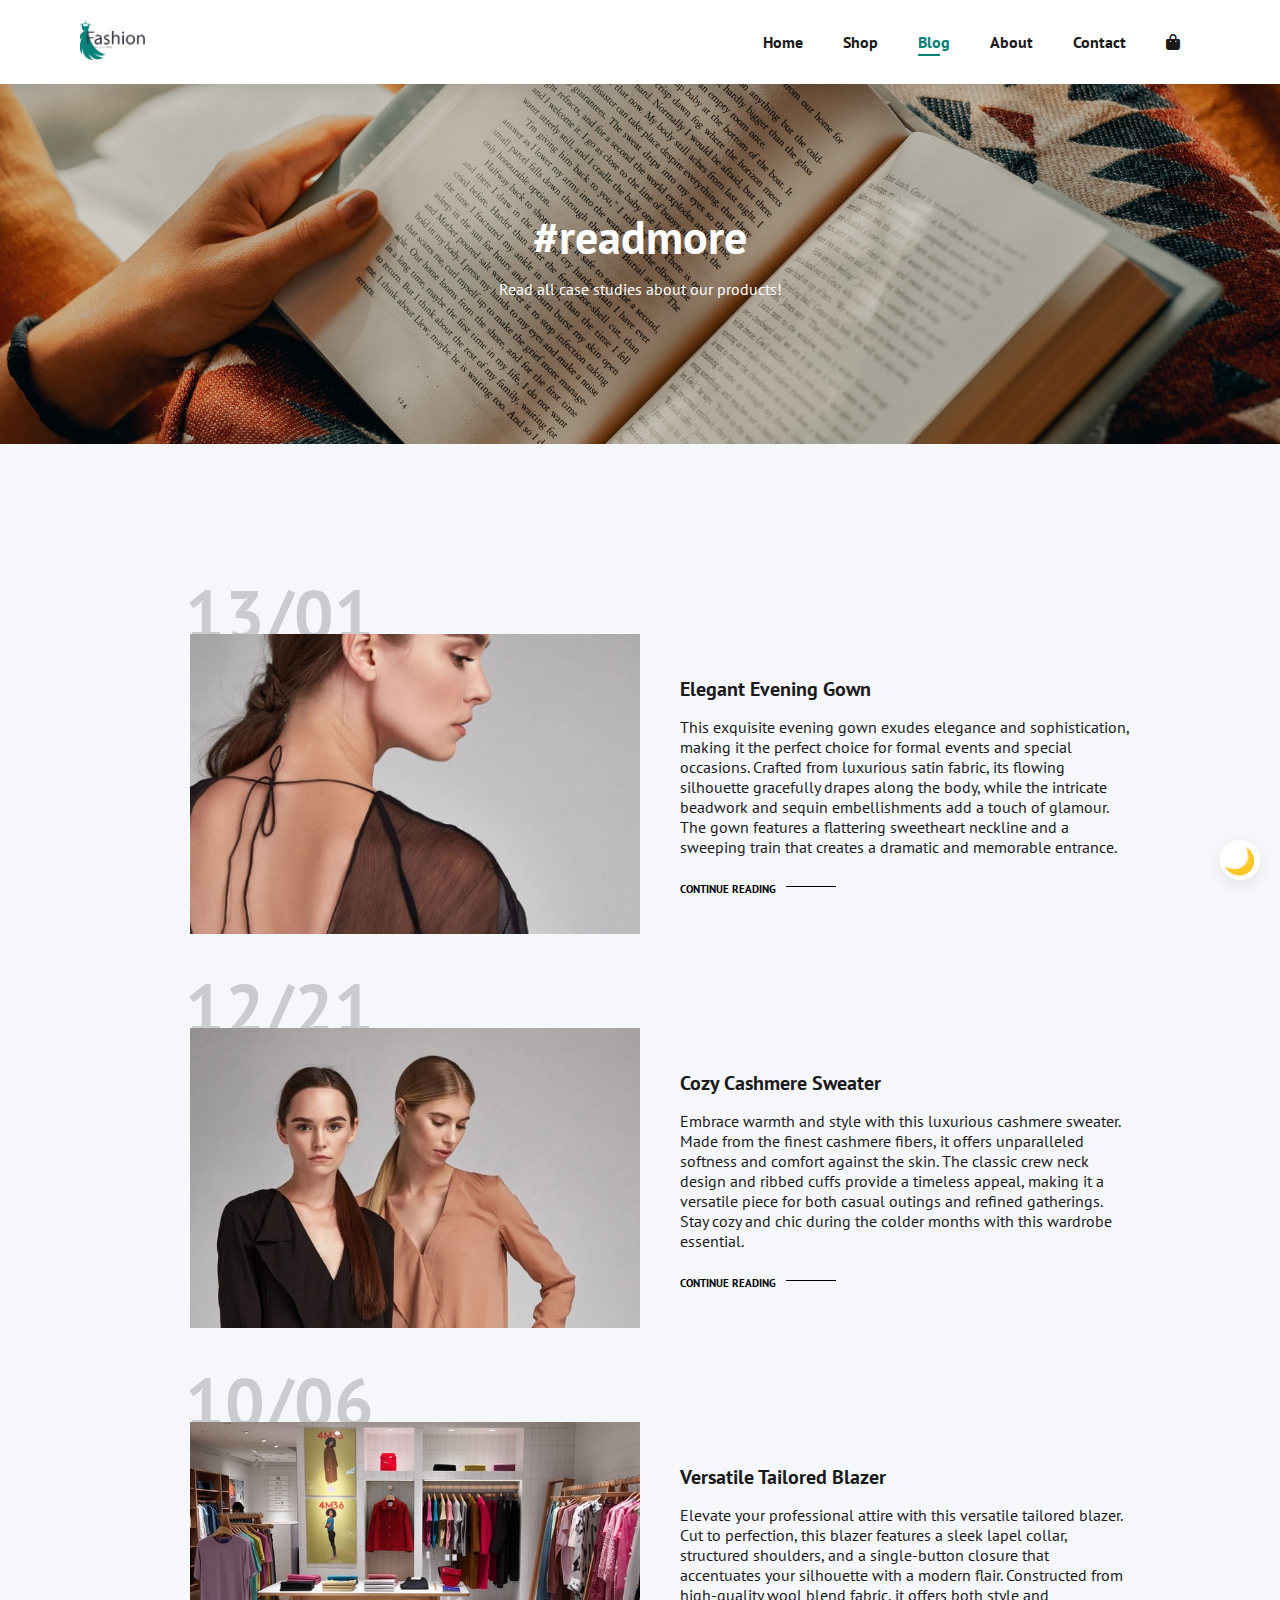
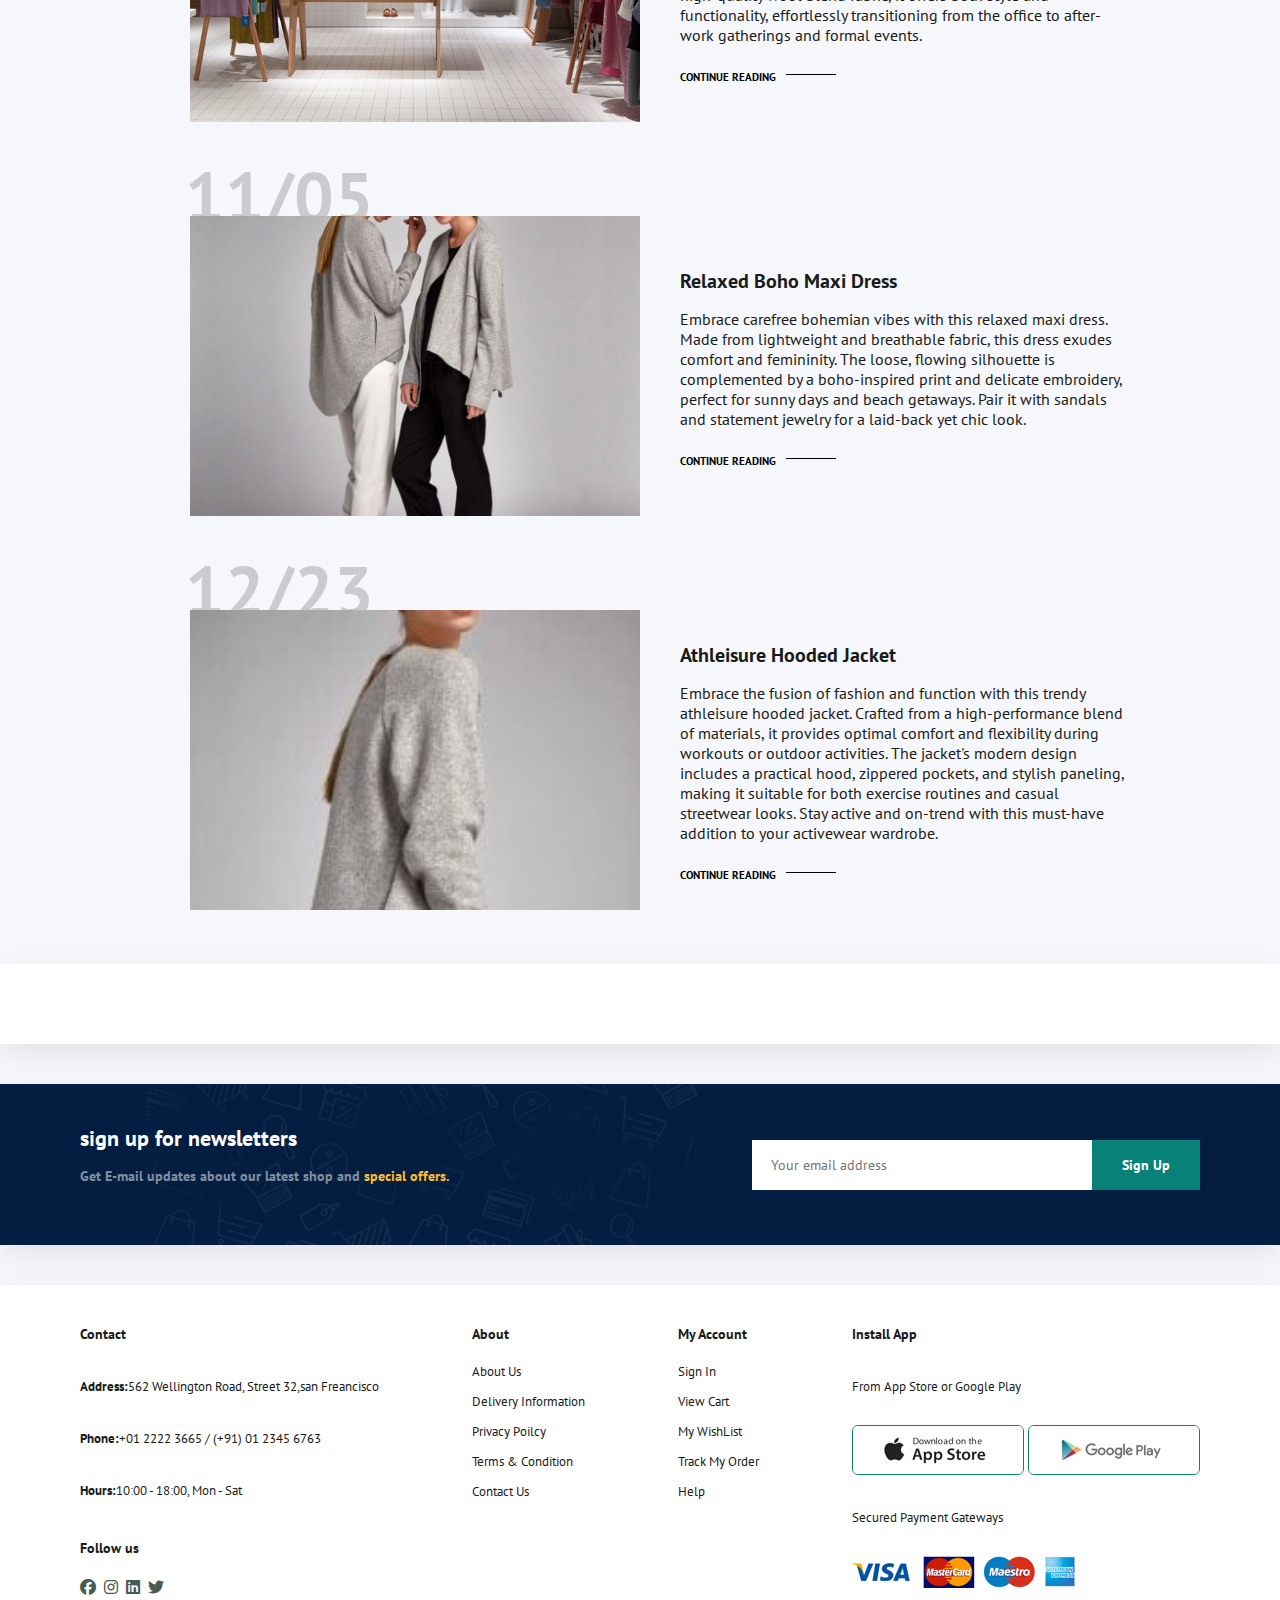
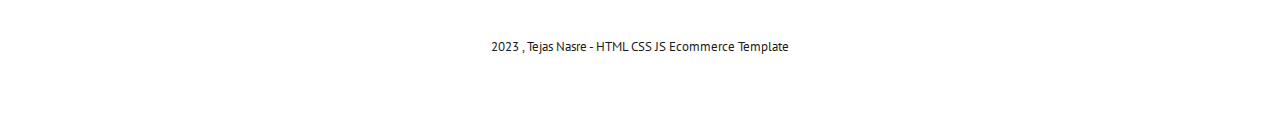
<file: sub-pages/blog.html>
<!DOCTYPE html>
<html lang="en">

<head>
  <meta charset="UTF-8" />
  <meta name="viewport" content="width=device-width, initial-scale=1.0" />
  <title>Blog</title>
  <link rel="shortcut icon" href="../assets/icon.png" type="image/.png" />
  <link rel="stylesheet" href="https://cdnjs.cloudflare.com/ajax/libs/font-awesome/6.4.0/css/all.min.css" />
  <link rel="stylesheet" href="../css/style.css" />
  <link rel="stylesheet" href="../css/responsiveHome.css" />
  <link rel="stylesheet" href="../css/blog.css" />
  <link rel="stylesheet" href="../css/shop.css" />
  <link rel="stylesheet" href="../css/mode.css" />
</head>

<body>
  <!-- start header -->

  <section id="header">
    <a href="./index.html"><img id="img-toggle" src="../assets/light-mode.png" alt="logo" class="logo" /></a>
    <div>
      <ul id="navbar">
        <li><a href="../index.html">Home</a></li>
        <li><a href="shop.html">Shop</a></li>
        <li><a class="active" href="blog.html">Blog</a></li>
        <li><a href="about.html">About</a></li>
        <li><a href="contact.html">Contact</a></li>
        <li class="lg-bag">
          <a href="cart.html"><i class="fa-solid fa-bag-shopping"></i></a>
        </li>
        <a href="#" id="close"><i class="fa-solid fa-xmark" id="closeNavbarButton"></i></a>
      </ul>
    </div>
    <div id="mobile">
      <a href="cart.html"><i class="fa-solid fa-bag-shopping"></i></a>
      <i id="bar" class="fa-solid fa-bars"></i>
    </div>
    <button id="mode-toggle" class="mode-btn">🌙</button>
  </section>

  <!-- end header -->
  <!-- start page-header -->

  <section id="page-header" class="blog-header">
    <h2>#readmore</h2>
    <p>Read all case studies about our products!</p>
  </section>

  <!-- end page-header -->
  <!-- start blog -->

  <section id="blog">
    <div class="blog-box">
      <div class="blog-img">
        <img src="../assets/blog/b1.jpg" alt="B-1" />
      </div>
      <div class="blog-details">
        <h4>Elegant Evening Gown</h4>
        <p>
          This exquisite evening gown exudes elegance and sophistication,
          making it the perfect choice for formal events and special
          occasions. Crafted from luxurious satin fabric, its flowing
          silhouette gracefully drapes along the body, while the intricate
          beadwork and sequin embellishments add a touch of glamour. The gown
          features a flattering sweetheart neckline and a sweeping train that
          creates a dramatic and memorable entrance.
        </p>
        <a href="#">CONTINUE READING</a>
      </div>
      <h1>13/01</h1>
    </div>
    <div class="blog-box">
      <div class="blog-img">
        <img src="../assets/blog/b2.jpg" alt="B-2" />
      </div>
      <div class="blog-details">
        <h4>Cozy Cashmere Sweater</h4>
        <p>
          Embrace warmth and style with this luxurious cashmere sweater. Made
          from the finest cashmere fibers, it offers unparalleled softness and
          comfort against the skin. The classic crew neck design and ribbed
          cuffs provide a timeless appeal, making it a versatile piece for
          both casual outings and refined gatherings. Stay cozy and chic
          during the colder months with this wardrobe essential.
        </p>
        <a href="#">CONTINUE READING</a>
      </div>
      <h1>12/21</h1>
    </div>
    <div class="blog-box">
      <div class="blog-img">
        <img src="../assets/blog/b3.jpg" alt="B-3" />
      </div>
      <div class="blog-details">
        <h4>Versatile Tailored Blazer</h4>
        <p>
          Elevate your professional attire with this versatile tailored
          blazer. Cut to perfection, this blazer features a sleek lapel
          collar, structured shoulders, and a single-button closure that
          accentuates your silhouette with a modern flair. Constructed from
          high-quality wool blend fabric, it offers both style and
          functionality, effortlessly transitioning from the office to
          after-work gatherings and formal events.
        </p>
        <a href="#">CONTINUE READING</a>
      </div>
      <h1>10/06</h1>
    </div>
    <div class="blog-box">
      <div class="blog-img">
        <img src="../assets/blog/b4.jpg" alt="B-4" />
      </div>
      <div class="blog-details">
        <h4>Relaxed Boho Maxi Dress</h4>
        <p>
          Embrace carefree bohemian vibes with this relaxed maxi dress. Made
          from lightweight and breathable fabric, this dress exudes comfort
          and femininity. The loose, flowing silhouette is complemented by a
          boho-inspired print and delicate embroidery, perfect for sunny days
          and beach getaways. Pair it with sandals and statement jewelry for a
          laid-back yet chic look.
        </p>
        <a href="#">CONTINUE READING</a>
      </div>
      <h1>11/05</h1>
    </div>
    <div class="blog-box">
      <div class="blog-img">
        <img src="../assets/blog/b5.jpg" alt="B-5" />
      </div>
      <div class="blog-details">
        <h4>Athleisure Hooded Jacket</h4>
        <p>
          Embrace the fusion of fashion and function with this trendy
          athleisure hooded jacket. Crafted from a high-performance blend of
          materials, it provides optimal comfort and flexibility during
          workouts or outdoor activities. The jacket's modern design includes
          a practical hood, zippered pockets, and stylish paneling, making it
          suitable for both exercise routines and casual streetwear looks.
          Stay active and on-trend with this must-have addition to your
          activewear wardrobe.
        </p>
        <a href="#">CONTINUE READING</a>
      </div>
      <h1>12/23</h1>
    </div>
  </section>

  <!-- end blog -->
  <!-- start section-p1 -->

  <section id="pagination" class="section-p1">
  </section>

  <!-- end section-p1 -->
  <!-- start newsletter -->

  <section id="newsletter" class="section-p1 section-m1">
    <div class="newstext">
      <h4>sign up for newsletters</h4>
      <p>
        Get E-mail updates about our latest shop and
        <span>special offers.</span>
      </p>
    </div>
    <div class="form">
      <input type="text" placeholder="Your email address" />
      <button class="normal">Sign Up</button>
    </div>
  </section>

  <!-- start newsletter -->
  <!-- start section-p1 -->

  <footer class="section-p1">
    <div class="col">
      <h4>Contact</h4>
      <p>
        <strong>Address:</strong>562 Wellington Road, Street 32,san Freancisco
      </p>
      <p><strong>Phone:</strong>+01 2222 3665 / (+91) 01 2345 6763</p>
      <p><strong>Hours:</strong>10:00 - 18:00, Mon - Sat</p>
      <div class="follow">
        <h4>Follow us</h4>
        <div class="icon">
          <i class="fa-brands fa-facebook"></i>
          <i class="fa-brands fa-instagram"></i>
          <i class="fa-brands fa-linkedin"></i>
          <i class="fa-brands fa-twitter"></i>
        </div>
      </div>
    </div>
    <div class="col">
      <h4>About</h4>
      <a href="#">About Us</a>
      <a href="#">Delivery Information</a>
      <a href="#">Privacy Poilcy</a>
      <a href="#">Terms & Condition</a>
      <a href="#">Contact Us</a>
    </div>
    <div class="col">
      <h4>My Account</h4>
      <a href="#">Sign In</a>
      <a href="#">View Cart</a>
      <a href="#">My WishList</a>
      <a href="#">Track My Order</a>
      <a href="#">Help</a>
    </div>
    <div class="col install">
      <h4>Install App</h4>
      <p>From App Store or Google Play</p>
      <div class="row">
        <img src="../assets/pay/app.jpg" alt="app" />
        <img src="../assets/pay/play.jpg" alt="play" />
      </div>
      <p>Secured Payment Gateways</p>
      <img src="../assets/pay/pay.png" alt="pay" />
    </div>
    <div class="copyright">
      <p>2023 , Tejas Nasre - HTML CSS JS Ecommerce Template</p>
    </div>
  </footer>

  <!-- end section-p1 -->

  <script src="../js/responsiveHome.js"></script>
  <script src="../js/logo-darkMode.js"></script>

</body>

</html>
</file>
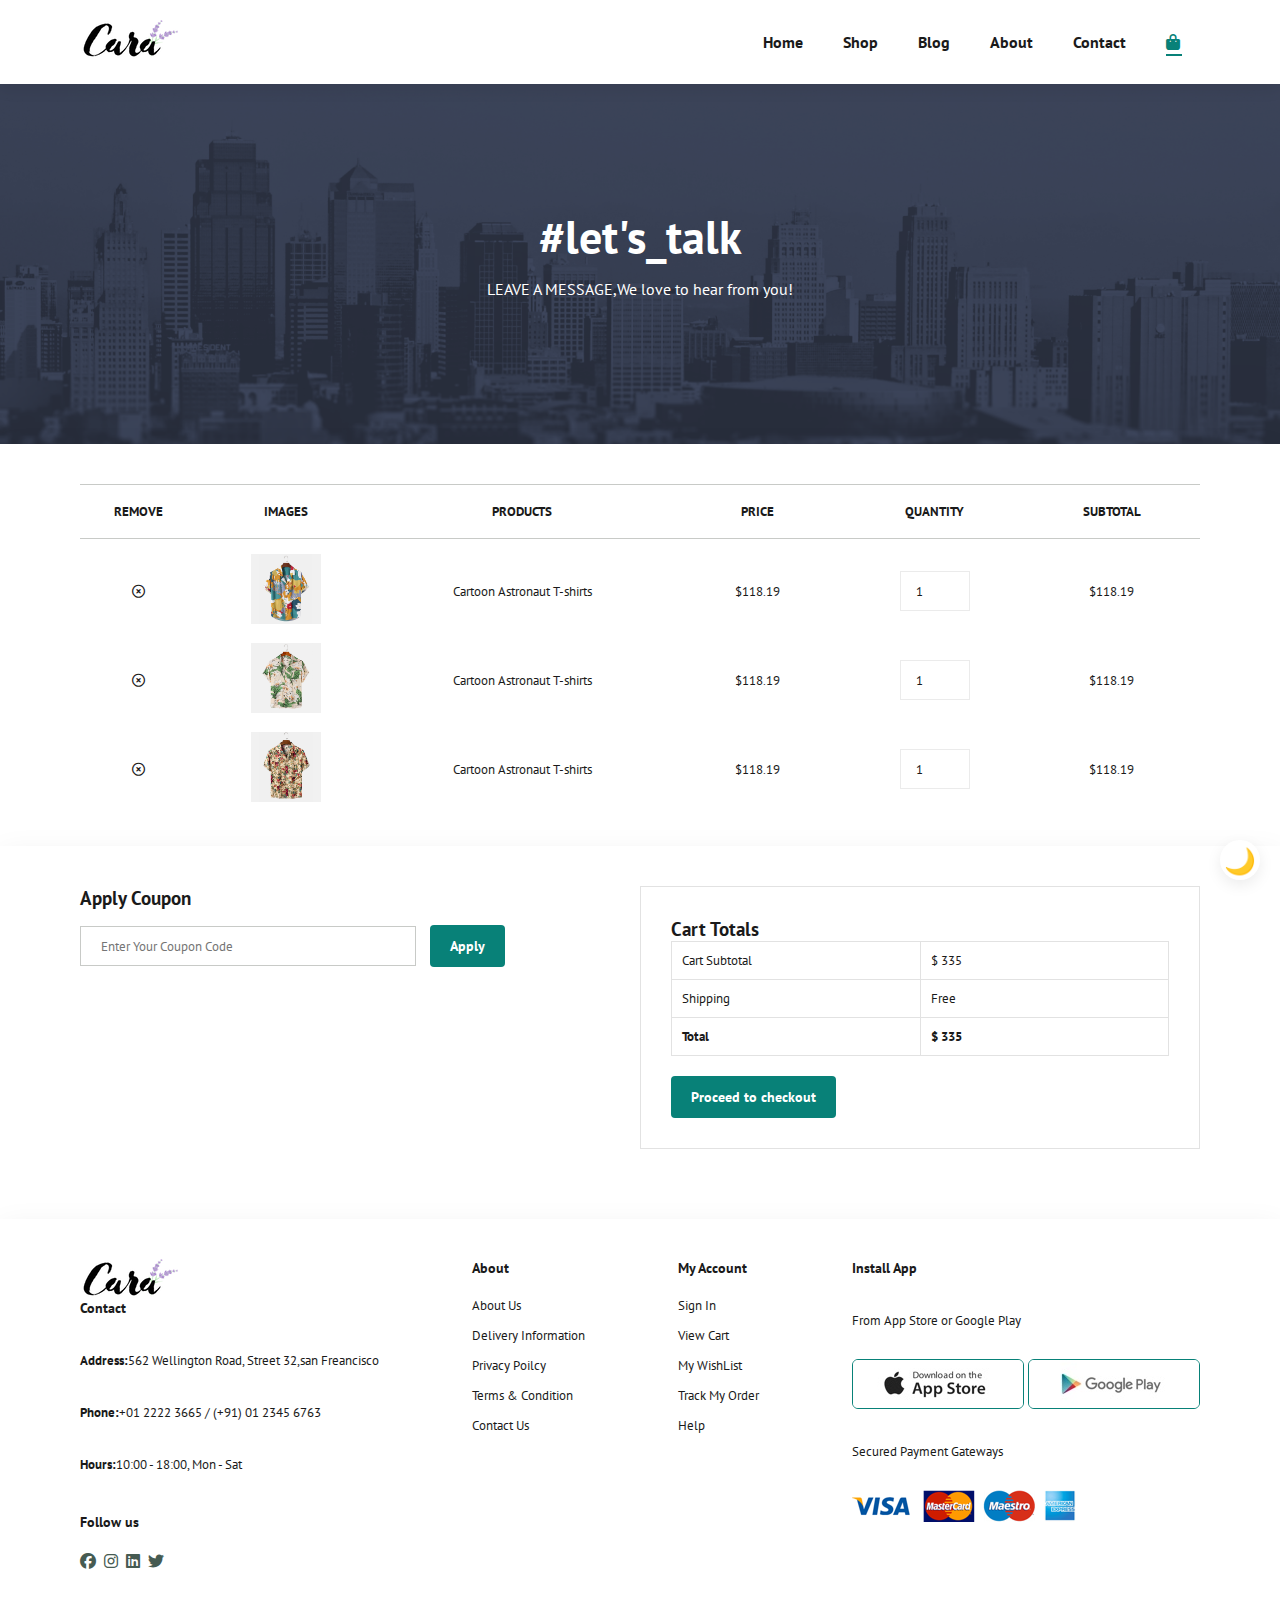
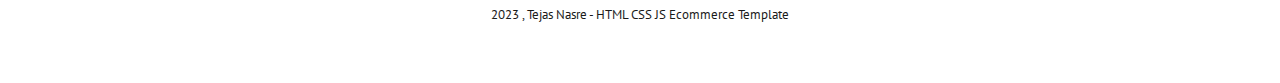
<file: sub-pages/cart.html>
<!DOCTYPE html>
<html lang="en">
  <head>
    <meta charset="UTF-8" />
    <meta name="viewport" content="width=device-width, initial-scale=1.0" />
    <title>Cart</title>
    <link rel="shortcut icon" href="../assets/icon.png" type="image/.png" />
    <link
      rel="stylesheet"
      href="https://cdnjs.cloudflare.com/ajax/libs/font-awesome/6.4.0/css/all.min.css"
    />
    <link rel="stylesheet" href="../css/style.css" />
    <link rel="stylesheet" href="../css/responsiveHome.css" />
    <link rel="stylesheet" href="../css/blog.css" />
    <link rel="stylesheet" href="../css/shop.css" />
    <link rel="stylesheet" href="../css/about.css" />
    <link rel="stylesheet" href="../css/contact.css" />
    <link rel="stylesheet" href="../css/cart.css" />
    <link rel="stylesheet" href="../css/mode.css">
  </head>
  <body>
    <section id="header">
      <a href="../index.html"
        ><img src="../assets/logo.png" alt="logo" class="logo"
      /></a>
      <div>
        <ul id="navbar">
          <li><a href="../index.html">Home</a></li>
          <li><a href="../sub-pages/shop.html">Shop</a></li>
          <li><a href="../sub-pages/blog.html">Blog</a></li>
          <li><a href="../sub-pages/about.html">About</a></li>
          <li><a href="../sub-pages/contact.html">Contact</a></li>
          <li class="lg-bag">
            <a class="active" href="../sub-pages/cart.html"
              ><i class="fa-solid fa-bag-shopping"></i
            ></a>
          </li>
          <a href="#" id="close"><i class="fa-solid fa-xmark"></i></a>
        </ul>
      </div>
      <div id="mobile">
        <a href="./sub-pages/cart.html"
          ><i class="fa-solid fa-bag-shopping"></i
        ></a>
        <i id="bar" class="fa-solid fa-bars"></i>
      </div>
      <button id="mode-toggle" class="mode-btn">🌙</button>
    </section>
    <section id="page-header" class="about-header">
      <h2>#let's_talk</h2>
      <p>LEAVE A MESSAGE,We love to hear from you!</p>
    </section>
    <section id="cart" class="section-p1">
      <table width="100%">
        <thead>
          <tr>
            <td>REMOVE</td>
            <td>IMAGES</td>
            <td>PRODUCTS</td>
            <td>PRICE</td>
            <td>QUANTITY</td>
            <td>SUBTOTAL</td>
          </tr>
        </thead>
        <tbody>
          <tr>
            <td>
              <a href="#"><i class="fa-regular fa-circle-xmark"></i></a>
            </td>
            <td><img src="../assets/products/f1.jpg" alt="P-1" /></td>
            <td>Cartoon Astronaut T-shirts</td>
            <td>$118.19</td>
            <td><input type="number" value="1" /></td>
            <td>$118.19</td>
          </tr>
          <tr>
            <td>
              <a href="#"><i class="fa-regular fa-circle-xmark"></i></a>
            </td>
            <td><img src="../assets/products/f2.jpg" alt="P-1" /></td>
            <td>Cartoon Astronaut T-shirts</td>
            <td>$118.19</td>
            <td><input type="number" value="1" /></td>
            <td>$118.19</td>
          </tr>
          <tr>
            <td>
              <a href="#"><i class="fa-regular fa-circle-xmark"></i></a>
            </td>
            <td><img src="../assets/products/f3.jpg" alt="P-1" /></td>
            <td>Cartoon Astronaut T-shirts</td>
            <td>$118.19</td>
            <td><input type="number" value="1" /></td>
            <td>$118.19</td>
          </tr>
        </tbody>
      </table>
    </section>
    <section id="cart-add" class="section-p1">
      <div id="coupon">
        <h3>Apply Coupon</h3>
        <div>
          <input type="text" placeholder="Enter Your Coupon Code" />
          <button class="normal">Apply</button>
        </div>
      </div>
      <div id="sub-total">
        <h3>Cart Totals</h3>
        <table>
          <tr>
            <td>Cart Subtotal</td>
            <td>$ 335</td>
          </tr>
          <tr>
            <td>Shipping</td>
            <td>Free</td>
          </tr>
          <tr>
            <td><strong>Total</strong></td>
            <td><strong>$ 335</strong></td>
          </tr>
        </table>
        <button class="normal">Proceed to checkout</button>
      </div>
    </section>
    <footer class="section-p1">
      <div class="col">
        <img src="../assets/logo.png" alt="logo" class="logoS" />
        <h4>Contact</h4>
        <p>
          <strong>Address:</strong>562 Wellington Road, Street 32,san Freancisco
        </p>
        <p><strong>Phone:</strong>+01 2222 3665 / (+91) 01 2345 6763</p>
        <p><strong>Hours:</strong>10:00 - 18:00, Mon - Sat</p>
        <div class="follow">
          <h4>Follow us</h4>
          <div class="icon">
            <i class="fa-brands fa-facebook"></i>
            <i class="fa-brands fa-instagram"></i>
            <i class="fa-brands fa-linkedin"></i>
            <i class="fa-brands fa-twitter"></i>
          </div>
        </div>
      </div>
      <div class="col">
        <h4>About</h4>
        <a href="#">About Us</a>
        <a href="#">Delivery Information</a>
        <a href="#">Privacy Poilcy</a>
        <a href="#">Terms & Condition</a>
        <a href="#">Contact Us</a>
      </div>
      <div class="col">
        <h4>My Account</h4>
        <a href="#">Sign In</a>
        <a href="#">View Cart</a>
        <a href="#">My WishList</a>
        <a href="#">Track My Order</a>
        <a href="#">Help</a>
      </div>
      <div class="col install">
        <h4>Install App</h4>
        <p>From App Store or Google Play</p>
        <div class="row">
          <img src="../assets/pay/app.jpg" alt="app" />
          <img src="../assets/pay/play.jpg" alt="play" />
        </div>
        <p>Secured Payment Gateways</p>
        <img src="../assets/pay/pay.png" alt="pay" />
      </div>
      <div class="copyright">
        <p>2023 , Tejas Nasre - HTML CSS JS Ecommerce Template</p>
      </div>
    </footer>
    <script src="../js/responsiveHome.js"></script>
  </body>
</html>
</file>
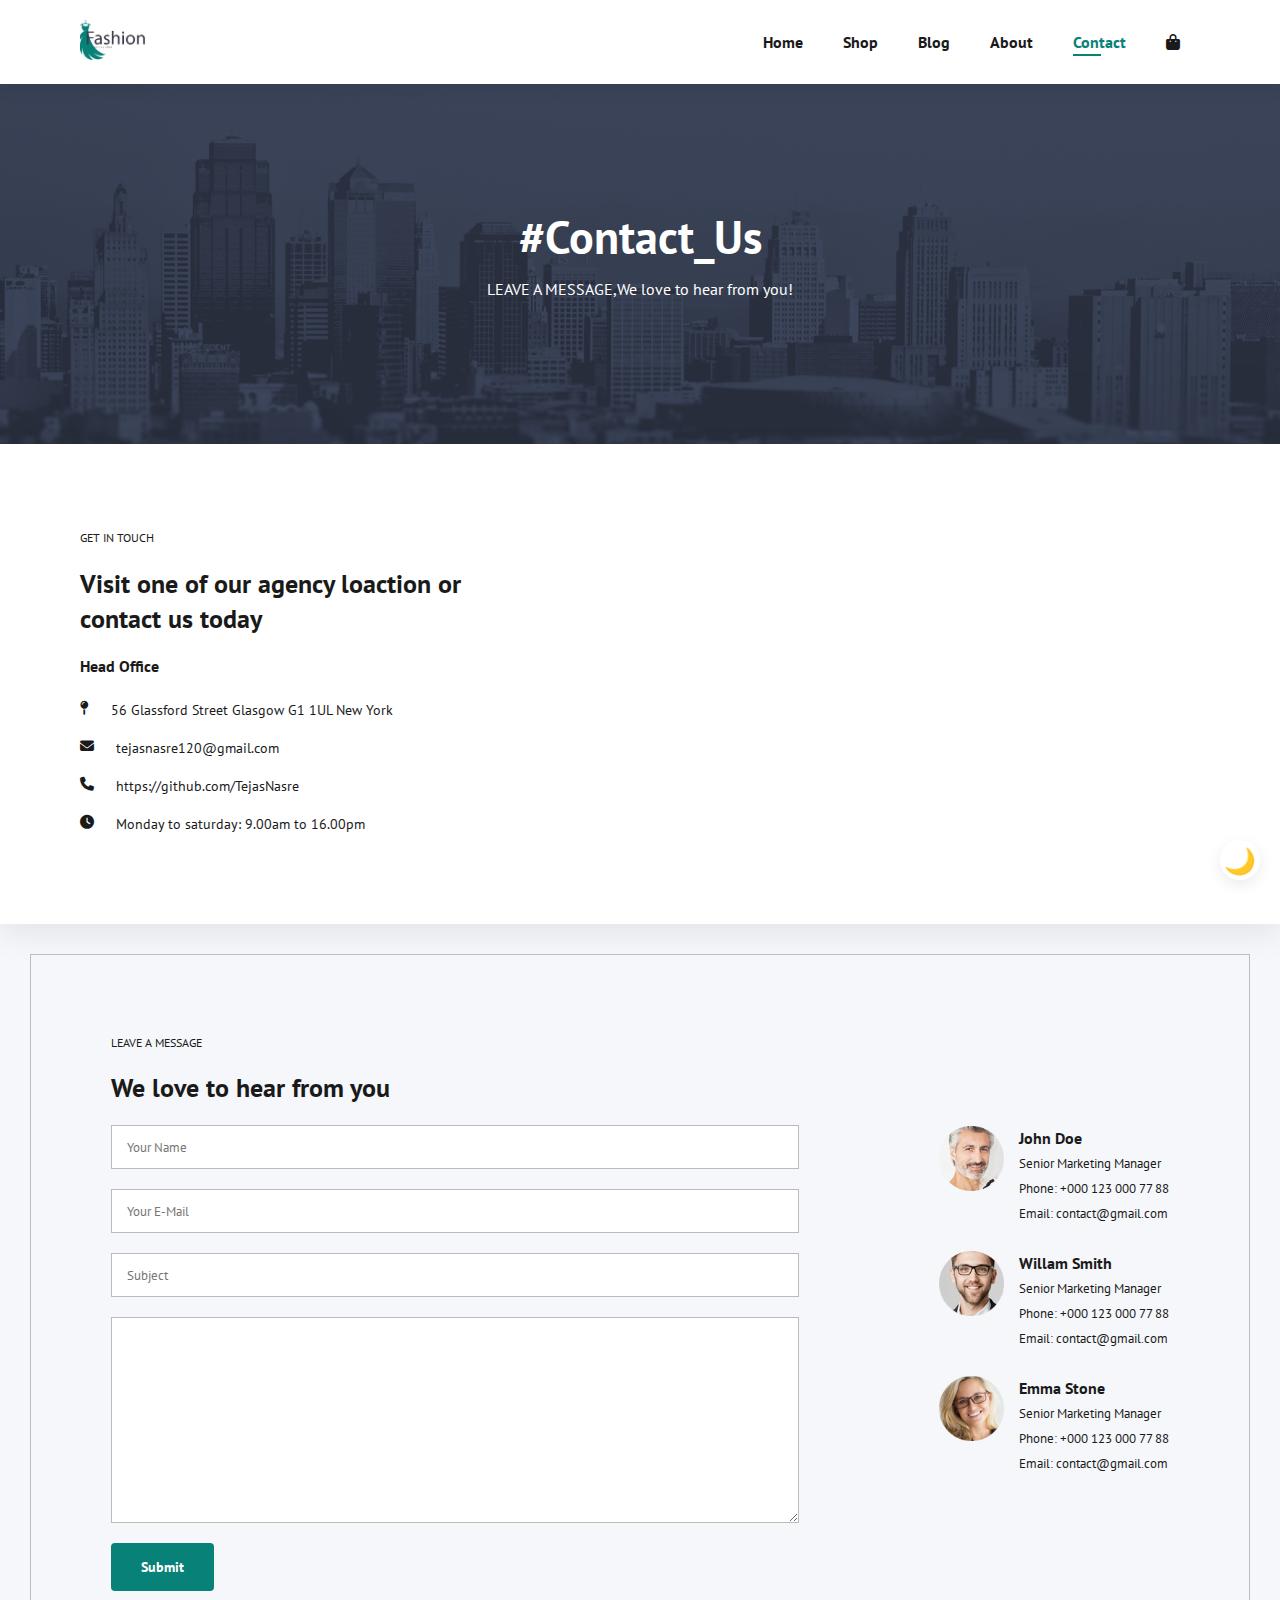
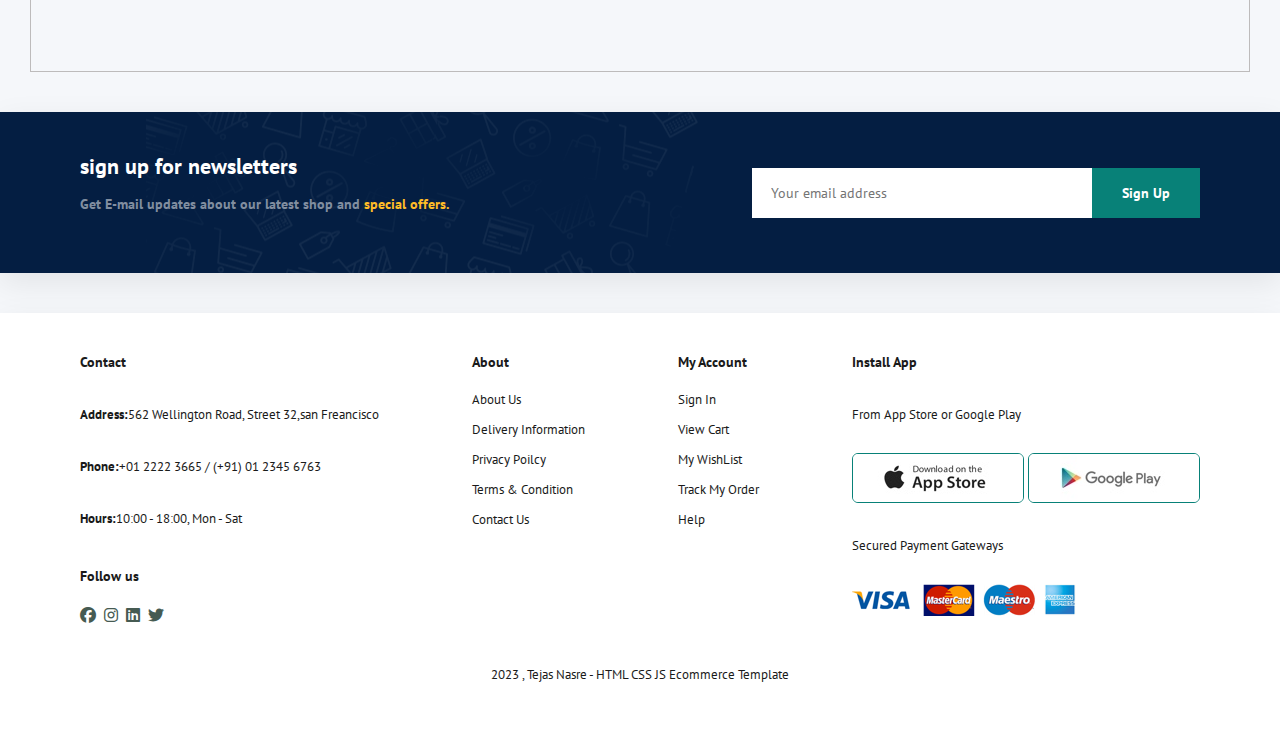
<file: sub-pages/contact.html>
<!DOCTYPE html>
<html lang="en">

<head>
  <meta charset="UTF-8" />
  <meta name="viewport" content="width=device-width, initial-scale=1.0" />
  <title>Contact</title>
  <link rel="shortcut icon" href="../assets/icon.png" type="image/.png" />
  <link rel="stylesheet" href="https://cdnjs.cloudflare.com/ajax/libs/font-awesome/6.4.0/css/all.min.css" />
  <link rel="stylesheet" href="../css/style.css" />
  <link rel="stylesheet" href="../css/responsiveHome.css" />
  <link rel="stylesheet" href="../css/blog.css" />
  <link rel="stylesheet" href="../css/shop.css" />
  <link rel="stylesheet" href="../css/about.css" />
  <link rel="stylesheet" href="../css/contact.css" />
  <link rel="stylesheet" href="../css/mode.css" />
</head>

<body>
  <section id="header">
    <a href="./index.html"><img id="img-toggle" src="../assets/light-mode.png" alt="logo" class="logo" /></a>
    <div>
      <ul id="navbar">
        <li><a href="../index.html">Home</a></li>
        <li><a href="shop.html">Shop</a></li>
        <li><a href="blog.html">Blog</a></li>
        <li><a href="about.html">About</a></li>
        <li>
          <a class="active" href="../sub-pages/contact.html">Contact</a>
        </li>
        <li class="lg-bag">
          <a href="cart.html"><i class="fa-solid fa-bag-shopping"></i></a>
        </li>
        <a href="#" id="close"><i class="fa-solid fa-xmark" id="closeNavbarButton"></i></a>
      </ul>
    </div>
    <div id="mobile">
      <a href="cart.html"><i class="fa-solid fa-bag-shopping"></i></a>
      <i id="bar" class="fa-solid fa-bars"></i>
    </div>
    <button id="mode-toggle" class="mode-btn">🌙</button>
  </section>
  <section id="page-header" class="about-header">
    <h2>#Contact_Us</h2>
    <p>LEAVE A MESSAGE,We love to hear from you!</p>
  </section>
  <section id="contact-details" class="section-p1">
    <div class="details">
      <span>GET IN TOUCH</span>
      <h2>Visit one of our agency loaction or contact us today</h2>
      <h3>Head Office</h3>
      <div>
        <li>
          <i class="fa-solid fa-map-pin"></i>
          <p>56 Glassford Street Glasgow G1 1UL New York</p>
        </li>
        <li>
          <i class="fa-solid fa-envelope"></i>
          <p>tejasnasre120@gmail.com</p>
        </li>
        <li>
          <i class="fa-solid fa-phone"></i>
          <p>https://github.com/TejasNasre</p>
        </li>
        <li>
          <i class="fa-solid fa-clock"></i>
          <p>Monday to saturday: 9.00am to 16.00pm</p>
        </li>
      </div>
    </div>
    <div class="map">
      <iframe
        src="https://www.google.com/maps/embed?pb=!1m18!1m12!1m3!1d3722.434346387409!2d79.09629137487674!3d21.09524288549252!2m3!1f0!2f0!3f0!3m2!1i1024!2i768!4f13.1!3m3!1m2!1s0x3bd4bf251fb8755d%3A0x71a961efb713a4d5!2sManewada%20-%20Besa%20Rd%2C%20Manewada%2C%20Nagpur%2C%20Maharashtra!5e0!3m2!1sen!2sin!4v1690951816909!5m2!1sen!2sin"
        width="600" height="450" style="border: 0" allowfullscreen="" loading="lazy"
        referrerpolicy="no-referrer-when-downgrade"></iframe>
    </div>
  </section>
  <section id="form-details">
    <form action="">
      <span>LEAVE A MESSAGE</span>
      <h2>We love to hear from you</h2>
      <input type="text" placeholder="Your Name" />
      <input type="email" placeholder="Your E-Mail" />
      <input type="text" placeholder="Subject" />
      <textarea name="" id="" cols="30" rows="10"></textarea>
      <button type="submit" class="normal">Submit</button>
    </form>
    <div class="people">
      <div>
        <img src="../assets/people/1.png" alt="P-1" />
        <p>
          <span class="peopleName">John Doe</span> Senior Marketing Manager
          <br />Phone: +000 123 000 77 88 <br />Email: contact@gmail.com
        </p>
      </div>
      <div>
        <img src="../assets/people/2.png" alt="P-1" />
        <p>
          <span>Willam Smith</span> Senior Marketing Manager <br />Phone: +000
          123 000 77 88 <br />Email: contact@gmail.com
        </p>
      </div>
      <div>
        <img src="../assets/people/3.png" alt="P-1" />
        <p>
          <span>Emma Stone</span> Senior Marketing Manager <br />Phone: +000
          123 000 77 88 <br />Email: contact@gmail.com
        </p>
      </div>
    </div>
  </section>
  <section id="newsletter" class="section-p1 section-m1">
    <div class="newstext">
      <h4>sign up for newsletters</h4>
      <p>
        Get E-mail updates about our latest shop and
        <span>special offers.</span>
      </p>
    </div>
    <div class="form">
      <input type="text" placeholder="Your email address" />
      <button class="normal">Sign Up</button>
    </div>
  </section>
  <footer class="section-p1">
    <div class="col">
      <h4>Contact</h4>
      <p>
        <strong>Address:</strong>562 Wellington Road, Street 32,san Freancisco
      </p>
      <p><strong>Phone:</strong>+01 2222 3665 / (+91) 01 2345 6763</p>
      <p><strong>Hours:</strong>10:00 - 18:00, Mon - Sat</p>
      <div class="follow">
        <h4>Follow us</h4>
        <div class="icon">
          <i class="fa-brands fa-facebook"></i>
          <i class="fa-brands fa-instagram"></i>
          <i class="fa-brands fa-linkedin"></i>
          <i class="fa-brands fa-twitter"></i>
        </div>
      </div>
    </div>
    <div class="col">
      <h4>About</h4>
      <a href="#">About Us</a>
      <a href="#">Delivery Information</a>
      <a href="#">Privacy Poilcy</a>
      <a href="#">Terms & Condition</a>
      <a href="#">Contact Us</a>
    </div>
    <div class="col">
      <h4>My Account</h4>
      <a href="#">Sign In</a>
      <a href="#">View Cart</a>
      <a href="#">My WishList</a>
      <a href="#">Track My Order</a>
      <a href="#">Help</a>
    </div>
    <div class="col install">
      <h4>Install App</h4>
      <p>From App Store or Google Play</p>
      <div class="row">
        <img src="../assets/pay/app.jpg" alt="app" />
        <img src="../assets/pay/play.jpg" alt="play" />
      </div>
      <p>Secured Payment Gateways</p>
      <img src="../assets/pay/pay.png" alt="pay" />
    </div>
    <div class="copyright">
      <p>2023 , Tejas Nasre - HTML CSS JS Ecommerce Template</p>
    </div>
  </footer>
  <script src="../js/responsiveHome.js"></script>
  <script src="../js/logo-darkMode.js"></script>

</body>

</html>
</file>
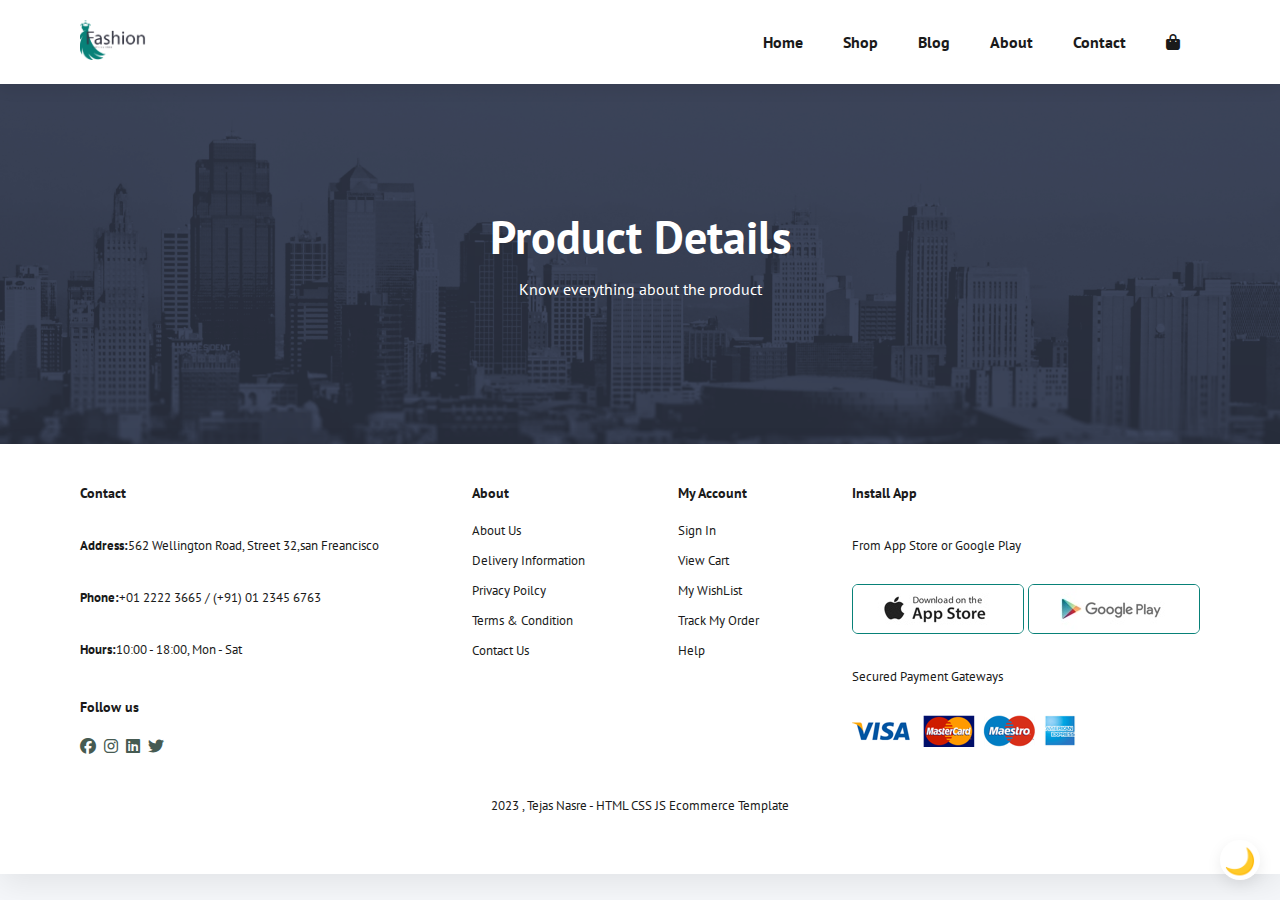
<file: sub-pages/details.html>
<!DOCTYPE html>
<html lang="en">

<head>
  <meta charset="UTF-8" />
  <meta name="viewport" content="width=device-width, initial-scale=1.0" />
  <title>Cart</title>
  <link rel="shortcut icon" href="../assets/icon.png" type="image/.png" />
  <link rel="stylesheet" href="https://cdnjs.cloudflare.com/ajax/libs/font-awesome/6.4.0/css/all.min.css" />
  <link rel="stylesheet" href="../css/style.css" />
  <link rel="stylesheet" href="../css/responsiveHome.css" />
  <link rel="stylesheet" href="../css/blog.css" />
  <link rel="stylesheet" href="../css/shop.css" />
  <link rel="stylesheet" href="../css/about.css" />
  <link rel="stylesheet" href="../css/contact.css" />
  <link rel="stylesheet" href="../css/cart.css" />
  <link rel="stylesheet" href="../css/mode.css" />
  <link rel="stylesheet" href="../css/details.css" />
</head>

<body>
  <section id="header">
    <a href="./index.html"><img id="img-toggle" src="../assets/light-mode.png" alt="logo" class="logo" /></a>
    <div>
      <ul id="navbar">
        <li><a href="../index.html">Home</a></li>
        <li><a href="../sub-pages/shop.html">Shop</a></li>
        <li><a href="../sub-pages/blog.html">Blog</a></li>
        <li><a href="../sub-pages/about.html">About</a></li>
        <li><a href="../sub-pages/contact.html">Contact</a></li>
        <li class="lg-bag">
          <a href="cart.html"><i class="fa-solid fa-bag-shopping"></i></a>
        </li>
        <a href="#" id="close"><i class="fa-solid fa-xmark" id="closeNavbarButton"></i></a>
      </ul>
    </div>
    <div id="mobile">
      <a href="cart.html"><i class="fa-solid fa-bag-shopping"></i></a>
      <i id="bar" class="fa-solid fa-bars"></i>
    </div>
    <button id="mode-toggle" class="mode-btn">🌙</button>
  </section>

  <section id="page-header" class="about-header">
    <h2>Product Details</h2>
    <p>Know everything about the product</p>
  </section>

  <div class="product-container">
    <div class="productData"></div>
  </div>

  <footer class="section-p1">
    <div class="col">
      <h4>Contact</h4>
      <p>
        <strong>Address:</strong>562 Wellington Road, Street 32,san Freancisco
      </p>
      <p><strong>Phone:</strong>+01 2222 3665 / (+91) 01 2345 6763</p>
      <p><strong>Hours:</strong>10:00 - 18:00, Mon - Sat</p>
      <div class="follow">
        <h4>Follow us</h4>
        <div class="icon">
          <i class="fa-brands fa-facebook"></i>
          <i class="fa-brands fa-instagram"></i>
          <i class="fa-brands fa-linkedin"></i>
          <i class="fa-brands fa-twitter"></i>
        </div>
      </div>
    </div>
    <div class="col">
      <h4>About</h4>
      <a href="#">About Us</a>
      <a href="#">Delivery Information</a>
      <a href="#">Privacy Poilcy</a>
      <a href="#">Terms & Condition</a>
      <a href="#">Contact Us</a>
    </div>
    <div class="col">
      <h4>My Account</h4>
      <a href="#">Sign In</a>
      <a href="#">View Cart</a>
      <a href="#">My WishList</a>
      <a href="#">Track My Order</a>
      <a href="#">Help</a>
    </div>
    <div class="col install">
      <h4>Install App</h4>
      <p>From App Store or Google Play</p>
      <div class="row">
        <img src="../assets/pay/app.jpg" alt="app" />
        <img src="../assets/pay/play.jpg" alt="play" />
      </div>
      <p>Secured Payment Gateways</p>
      <img src="../assets/pay/pay.png" alt="pay" />
    </div>
    <div class="copyright">
      <p>2023 , Tejas Nasre - HTML CSS JS Ecommerce Template</p>
    </div>
  </footer>

  <script src="../js/responsiveHome.js"></script>
  <script src="../js/logo-darkMode.js"></script>
  <script src="../js/details.js"></script>
</body>

</html>
</file>
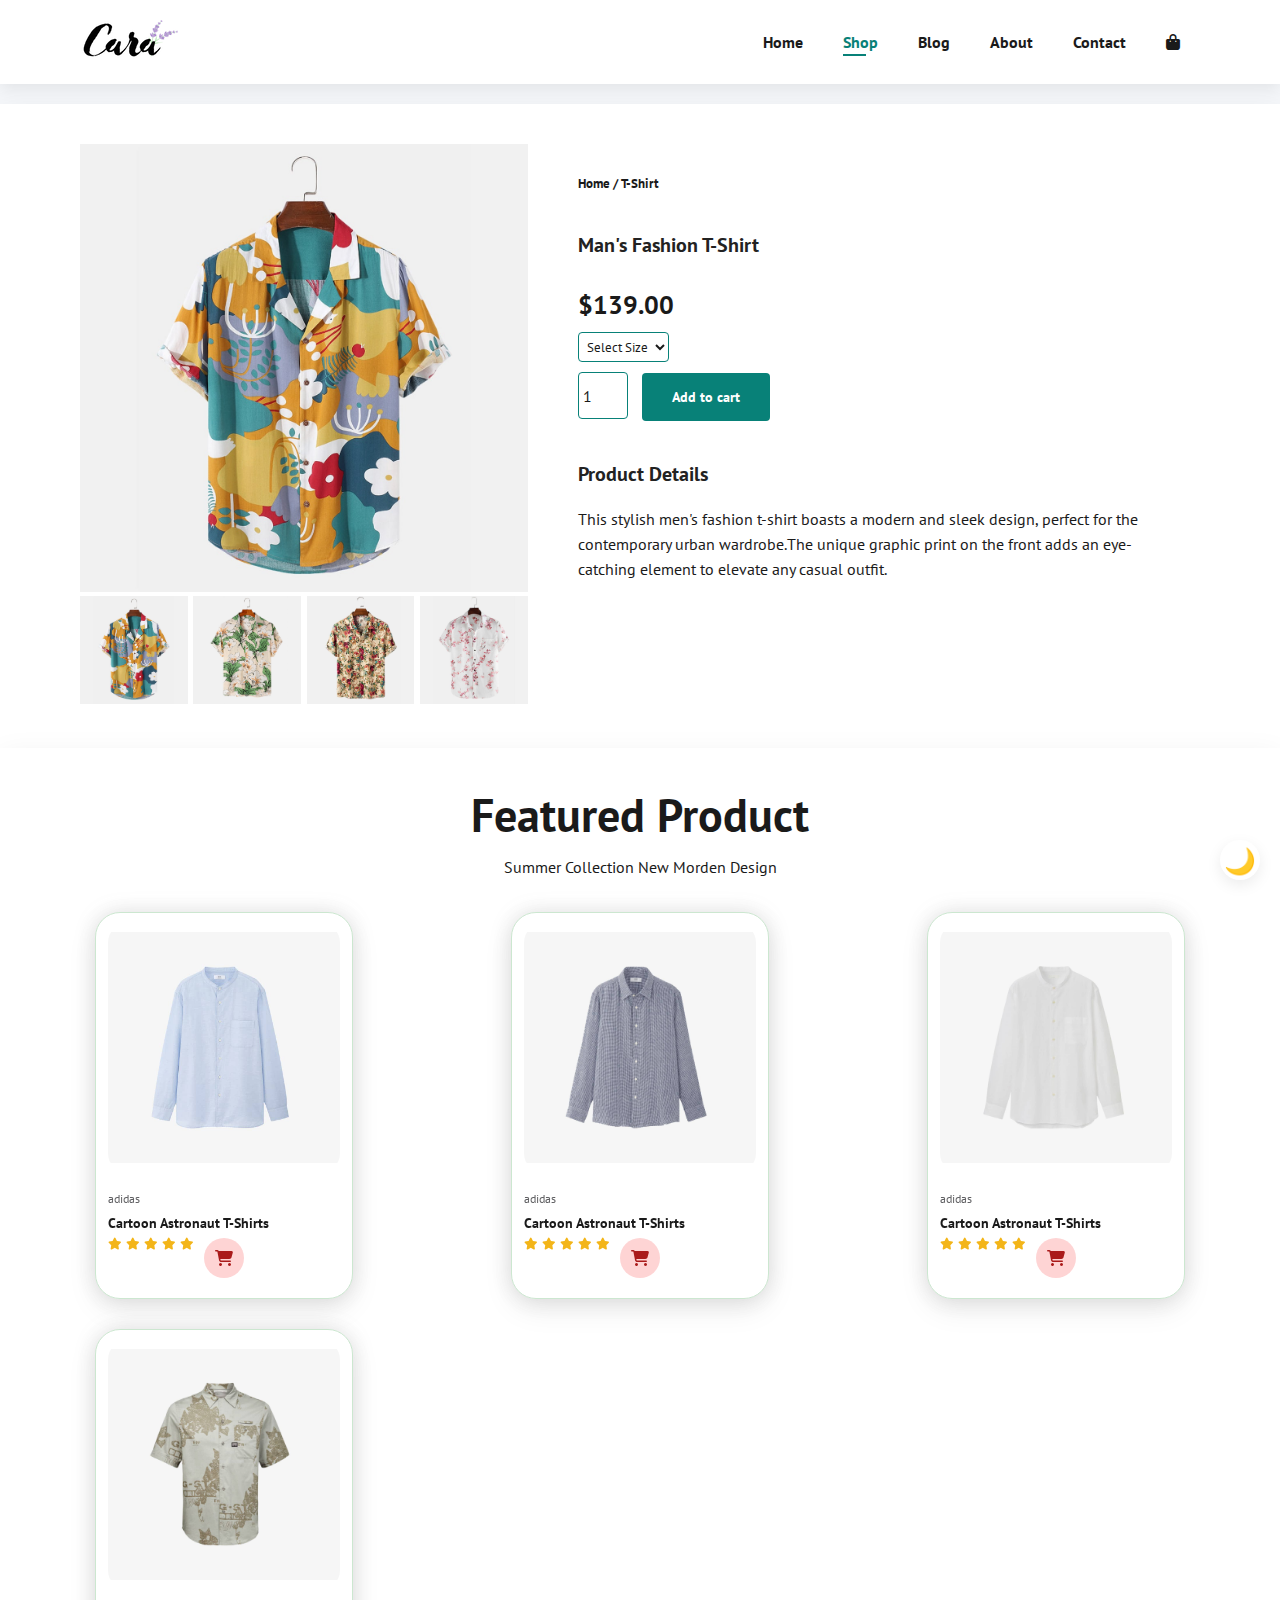
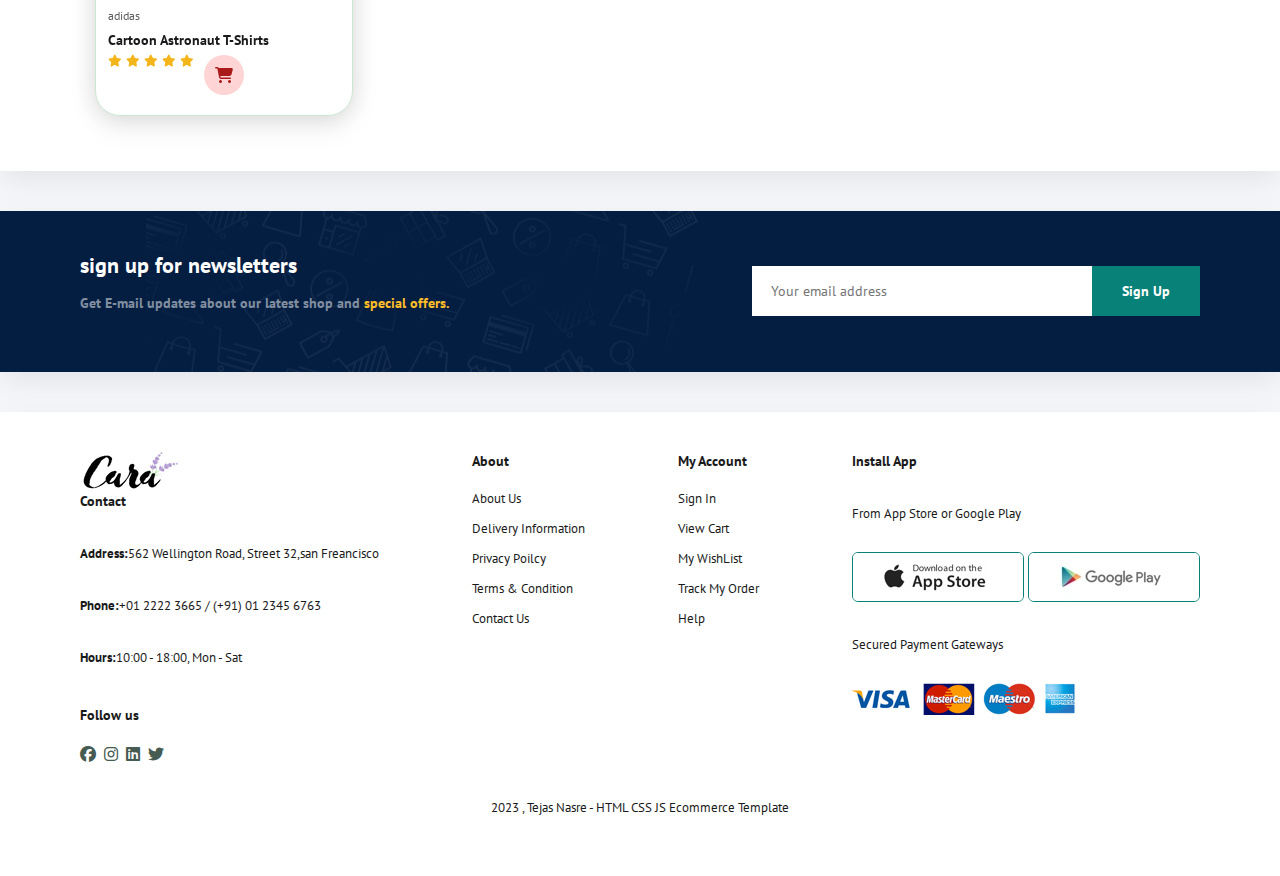
<file: sub-pages/sproduct.html>
<!DOCTYPE html>
<html lang="en">

<head>
    <meta charset="UTF-8">
    <meta name="viewport" content="width=device-width, initial-scale=1.0">
    <link rel="shortcut icon" href="../assets/icon.png" type="image/.png">
    <title>Your product</title>
    <link rel="stylesheet" href="https://cdnjs.cloudflare.com/ajax/libs/font-awesome/6.4.0/css/all.min.css" />
    <link rel="stylesheet" href="../css/style.css">
    <link rel="stylesheet" href="../css/responsiveHome.css">
    <link rel="stylesheet" href="../css/shop.css">
    <link rel="stylesheet" href="../css/sproduct.css">
    <link rel="stylesheet" href="../css/mode.css">
</head>

<body>
    <section id="header">
        <a href="../index.html"><img src="../assets/logo.png" alt="logo" class="logo"></a>
        <div>
            <ul id="navbar">
                <li><a href="../index.html">Home</a></li>
                <li><a class="active" href="../sub-pages/shop.html">Shop</a></li>
                <li><a href="../sub-pages/blog.html">Blog</a></li>
                <li><a href="../sub-pages/about.html">About</a></li>
                <li><a href="../sub-pages/contact.html">Contact</a></li>
                <li class="lg-bag"><a href="../sub-pages/cart.html"><i class="fa-solid fa-bag-shopping"></i></a></li>
                <a href="#" id="close"><i class="fa-solid fa-xmark"></i></a>
            </ul>
        </div>
        <div id="mobile">

            <a href="./sub-pages/cart.html"><i class="fa-solid fa-bag-shopping"></i></a>
            <i id="bar" class="fa-solid fa-bars"></i>
        </div>
        <button id="mode-toggle" class="mode-btn">🌙</button>
    </section>
    <section id="prodetails" class="section-p1">
        <div class="single-pro-img">
            <img src="../assets/products/f1.jpg" alt="P-1" width="100%" id="mainImg">
            <div class="small-img-group">
                <div class="small-img-col">
                    <img src="../assets/products/f1.jpg" width="100%" alt="P-1" class="small-img">
                </div>
                <div class="small-img-col">
                    <img src="../assets/products/f2.jpg" width="100%" alt="P-2" class="small-img">
                </div>
                <div class="small-img-col">
                    <img src="../assets/products/f3.jpg" width="100%" alt="P-3" class="small-img">
                </div>
                <div class="small-img-col">
                    <img src="../assets/products/f4.jpg" width="100%" alt="P-4" class="small-img">
                </div>
            </div>
        </div>
        <div class="single-pro-details">
            <h5>Home / T-Shirt</h5>
            <h4>Man's Fashion T-Shirt</h4>
            <h2>$139.00</h2>
            <select>
                <option>Select Size</option>
                <option>XL</option>
                <option>XXL</option>
                <option>Small</option>
                <option>Large</option>
            </select>
            <input type="number" value="1">
            <button class="normal">Add to cart</button>
            <h4>Product Details</h4>
            <span>This stylish men's fashion t-shirt boasts a modern and sleek design, perfect for the contemporary
                urban wardrobe.The unique graphic print on the front adds an eye-catching element to elevate any casual
                outfit.
            </span>
        </div>
    </section>
    <section id="product1" class="section-p1">
        <h2>Featured Product</h2>
        <p>Summer Collection New Morden Design</p>
        <div class="pro-container">
            <div class="pro">
                <img src="../assets/products/n1.jpg" alt="N-1">
                <div class="des">
                    <span>adidas</span>
                    <h5>Cartoon Astronaut T-Shirts</h5>
                    <div class="star">
                        <i class="fa-solid fa-star"></i>
                        <i class="fa-solid fa-star"></i>
                        <i class="fa-solid fa-star"></i>
                        <i class="fa-solid fa-star"></i>
                        <i class="fa-solid fa-star"></i>
                    </div>
                    <h4>$78</h4>
                </div>
                <a href="#" class="cart"><i class="fa-solid fa-cart-shopping"></i></a>
            </div>
            <div class="pro">
                <img src="../assets/products/n2.jpg" alt="N-2">
                <div class="des">
                    <span>adidas</span>
                    <h5>Cartoon Astronaut T-Shirts</h5>
                    <div class="star">
                        <i class="fa-solid fa-star"></i>
                        <i class="fa-solid fa-star"></i>
                        <i class="fa-solid fa-star"></i>
                        <i class="fa-solid fa-star"></i>
                        <i class="fa-solid fa-star"></i>
                    </div>
                    <h4>$78</h4>
                </div>
                <a href="#" class="cart"><i class="fa-solid fa-cart-shopping"></i></a>
            </div>
            <div class="pro">
                <img src="../assets/products/n3.jpg" alt="N-3">
                <div class="des">
                    <span>adidas</span>
                    <h5>Cartoon Astronaut T-Shirts</h5>
                    <div class="star">
                        <i class="fa-solid fa-star"></i>
                        <i class="fa-solid fa-star"></i>
                        <i class="fa-solid fa-star"></i>
                        <i class="fa-solid fa-star"></i>
                        <i class="fa-solid fa-star"></i>
                    </div>
                    <h4>$78</h4>
                </div>
                <a href="#" class="cart"><i class="fa-solid fa-cart-shopping"></i></a>
            </div>
            <div class="pro">
                <img src="../assets/products/n4.jpg" alt="N-4">
                <div class="des">
                    <span>adidas</span>
                    <h5>Cartoon Astronaut T-Shirts</h5>
                    <div class="star">
                        <i class="fa-solid fa-star"></i>
                        <i class="fa-solid fa-star"></i>
                        <i class="fa-solid fa-star"></i>
                        <i class="fa-solid fa-star"></i>
                        <i class="fa-solid fa-star"></i>
                    </div>
                    <h4>$78</h4>
                </div>
                <a href="#" class="cart"><i class="fa-solid fa-cart-shopping"></i></a>
            </div>
        </div>
        </div>
    </section>
    <section id="newsletter" class="section-p1 section-m1">
        <div class="newstext">
            <h4>sign up for newsletters</h4>
            <p>Get E-mail updates about our latest shop and <span>special offers.</span></p>
        </div>
        <div class="form">
            <input type="text" placeholder="Your email address">
            <button class="normal">Sign Up</button>
        </div>
    </section>
    <footer class="section-p1">
        <div class="col">
            <img src="../assets/logo.png" alt="logo" class="logoS">
            <h4>Contact</h4>
            <p><strong>Address:</strong>562 Wellington Road, Street 32,san Freancisco</p>
            <p><strong>Phone:</strong>+01 2222 3665 / (+91) 01 2345 6763</p>
            <p><strong>Hours:</strong>10:00 - 18:00, Mon - Sat</p>
            <div class="follow">
                <h4>Follow us</h4>
                <div class="icon">
                    <i class="fa-brands fa-facebook"></i>
                    <i class="fa-brands fa-instagram"></i>
                    <i class="fa-brands fa-linkedin"></i>
                    <i class="fa-brands fa-twitter"></i>
                </div>
            </div>
        </div>
        <div class="col">
            <h4>About</h4>
            <a href="#">About Us</a>
            <a href="#">Delivery Information</a>
            <a href="#">Privacy Poilcy</a>
            <a href="#">Terms & Condition</a>
            <a href="#">Contact Us</a>
        </div>
        <div class="col">
            <h4>My Account </h4>
            <a href="#">Sign In</a>
            <a href="#">View Cart</a>
            <a href="#">My WishList</a>
            <a href="#">Track My Order</a>
            <a href="#">Help</a>
        </div>
        <div class="col install">
            <h4>Install App</h4>
            <p>From App Store or Google Play</p>
            <div class="row">
                <img src="../assets/pay/app.jpg" alt="app">
                <img src="../assets/pay/play.jpg" alt="play">
            </div>
            <p>Secured Payment Gateways</p>
            <img src="../assets/pay/pay.png" alt="pay">
        </div>
        <div class="copyright">
            <p>2023 , Tejas Nasre - HTML CSS JS Ecommerce Template</p>
        </div>
    </footer>
    <script src="../js/responsiveHome.js"></script>
    <script src="../js/slider.js"></script>
    
</body>

</html>
</file>
<file: css/style.css>
@import url("https://fonts.googleapis.com/css2?family=PT+Sans:ital@1&display=swap");

/* Track */
::-webkit-scrollbar {
  width: 12px;
}

/* Thumb */
::-webkit-scrollbar-thumb {
  background-color: #e3e6f3;
  border-radius: 4px;
}

* {
  margin: 0;
  padding: 0;
  box-sizing: border-box;
  font-family: "PT Sans", sans-serif;
}

html {
  scroll-behavior: smooth;
}

/* Global Styles */

h1 {
  font-size: 50px;
  line-height: 64px;
  color: #222;
  /* font-family: 'Edu SA Beginner', 'cursive'; */
}

h2 {
  font-size: 46px;
  line-height: 54px;
  color: #222;
}

h4 {
  font-size: 20px;
  color: #222;
}

h6 {
  font-weight: 700;
  font-size: 12px;
}

p {
  font-size: 16px;
  color: #465b52;
  margin: 15px 0 20px 0;
}

.section-p1 {
  padding: 40px 80px;
}

.section-m1 {
  margin: 40px 0;
}

button.normal {
  font-size: 14px;
  font-weight: 600;
  padding: 15px 30px;
  color: #000;
  background-color: #fff;
  border-radius: 4px;
  cursor: pointer;
  border: none;
  outline: none;
  transition: all 0.3s ease;
}

button.white {
  font-size: 13px;
  font-weight: 600;
  padding: 11px 18px;
  color: #ffffff;
  background-color: transparent;
  cursor: pointer;
  border: 1px solid white;
  outline: none;
  transition: all 0.3s ease;
}

body {
  width: 100%;
}

#header {
  display: flex;
  align-items: center;
  justify-content: space-between;
  padding: 20px 80px;
  background-color: #e3e6f3;
  box-shadow: 0 5px 15px rgba(0, 0, 0, 0.06);
  z-index: 999;
  position: sticky;
  top: 0;
  left: 0;
}

#header .counter {
  position: absolute;
  top: -25px;
  right: 5px;
  font-size: 10px;
  background-color: #088178;
  color: #fff;
  padding: 2px 5px;
  border-radius: 50%;
}

#navbar {
  display: flex;
  align-items: center;
  justify-content: center;
}

#navbar li {
  list-style: none;
  padding: 0 20px;
  position: relative;
}

#navbar li a {
  cursor: pointer;
  text-decoration: none;
  font-size: 1rem;
  font-weight: 600;
  color: #1a1a1a;
  transition: all 0.3s ease;
}

#navbar li a:hover,
#navbar li a.active {
  color: #088178;
}

#navbar li a:hover::after,
#navbar li a.active::after {
  content: "";
  width: 30%;
  height: 2px;
  background-color: #088178;
  position: absolute;
  bottom: -4px;
  left: 20px;
}

/* responsive part */

#mobile {
  display: none;
  align-items: center;
}

#close {
  display: none;
}

#hero {
  height: 90vh;
  width: 100%;
  background-size: cover;
  background-position: top 25% right 0;
  padding: 0 80px;
  display: flex;
  flex-direction: column;
  align-items: flex-start;
  justify-content: center;
  position: relative;
  z-index: 1;
}

#hero img {
  height: 90vh;
  width: 100%;
  background-position: top 25% right 0;
  position: absolute;
  z-index: -1;
  left: 0;
}

#hero #left {
  position: absolute;
  left: 0;
  cursor: pointer;
  color: rgb(92, 91, 91);
  padding-left: 1%;
  background: transparent;
  border: 0;
  transition: 0.6s ease;
}

#hero #left:hover {
  background-color: #96969643;
  padding: 20% 1% 20% 1%;
  width: auto;
}

#hero #right {
  position: absolute;
  right: 0;
  cursor: pointer;
  color: rgb(92, 91, 91);
  padding-right: 1%;
  background: transparent;
  border: 0;
  transition: 0.6s ease;
}

#hero #right:hover {
  background-color: #96969643;
  padding: 20% 1% 20% 1%;
  width: auto;
}

#hero h4 {
  padding-bottom: 15px;
}

#hero h1 {
  color: #088178;
}

#hero .herobtn {
  background-color: #088178;
  color: #fff;
  border: 0;
  border-radius: 30px;
  padding: 10px 40px;
  background-repeat: no-repeat;
  cursor: pointer;
  font-weight: 700;
  font-size: 15px;
  transition: 0.5s ease;
}

#hero .herobtn:hover {
  background-color: transparent;
  color: #088178;
  padding: 10px 60px;
  border: 1px solid #088178;
  border-radius: 30px;
}

#maincart p {
  position: absolute;
  top: -24px;
  right: -24px;
  color: #fff;
  padding: 5px 6px;
  border-radius: 50%;
  font-size: 7px;
}

/* ---------start feature---------- */

#feature {
  display: flex;
  align-items: center;
  justify-content: space-between;
  flex-wrap: wrap;
}

#feature .fe-box {
  width: 180px;
  text-align: center;
  padding: 25px 15px;
  border: 1px solid #cce7d0;
  border-radius: 4px;
  margin: 15px 0;
  cursor: pointer;
  transition: 0.5s;
}

#feature .fe-box:hover {
  box-shadow: 0px 5px 50px #08817968;
}

#feature .fe-box img {
  width: 100%;
  margin-bottom: 10px;
}

.fe-box h6 {
  display: inline-block;
  padding: 9px 8px 6px 8px;
  line-height: 1;
  border-radius: 4px;
  color: #088178;
  background-color: #fddde4;
}

#feature .fe-box:nth-child(2) h6 {
  background-color: #cdebbc;
}

#feature .fe-box:nth-child(3) h6 {
  background-color: #d1e8f2;
}

#feature .fe-box:nth-child(4) h6 {
  background-color: #f6dbf6;
}

#feature .fe-box:nth-child(5) h6 {
  background-color: #cdd4f8;
}

#feature .fe-box:nth-child(6) h6 {
  background-color: #fff2e5;
}

/* ---------start feature---------- */

/* ---------start product1---------- */

#product1 {
  text-align: center;
}

#product1 .pro-container {
  width: 100%;
  display: flex;
  flex-direction: row;
  justify-content: space-between;
  align-items: center;
  flex-wrap: wrap;
}

#product1 .pro {
  width: 23%;
  min-width: 250px;
  padding: 10px 12px;
  border: 1px solid #cce7d0;
  border-radius: 25px;
  cursor: pointer;
  filter: drop-shadow(0px 0px 10px #5c5c5c29);
  margin: 15px;
  transition: all 0.3s ease;
  position: relative;
  overflow: hidden;
}

#product1 .pro:hover {
  filter: drop-shadow(0px 0px 20px #5c5c5c6b);
  transform: scale(1.1);
}

#product1 .pro img {
  width: 100%;
  height: 250px;
  object-fit: contain;
  border-radius: 20px;
}

#product1 .pro .des {
  text-align: start;
  padding: 10px 0;
}

#product1 .pro .des span {
  color: #606063;
  font-size: 12px;
}

#product1 .pro .des h5 {
  padding-top: 7px;
  color: #1a1a1a;
  font-size: 14px;
}

#product1 .pro .des i {
  font-size: 12px;
  color: rgb(243, 181, 25);
}

#product1 .pro .des h4 {
  padding-top: 7px;
  font-size: 15px;
  font-weight: 700;
  color: #088178;
  margin-left: -100px;
  transition: 0.5s;
}

#product1 .pro:hover h4 {
  margin-left: 0;
}

#product1 .pro .cart {
  width: 40px;
  height: 40px;
  line-height: 40px;
  border-radius: 50px;
  background-color: #fca0a073;
  font-weight: 500;
  color: rgb(170, 26, 26);
  position: absolute;
  bottom: 20px;
  left: 50%;
  transform: translateX(-50%);
  transition: all 0.5s ease-in-out;
  cursor: pointer;
}

#product1 .pro .cart:hover {
  transform: translateX(-50%) scale(1.3);
  filter: drop-shadow(0px 0px 10px #5c5c5c49);
}

#product1 .pro:hover .cart {
  left: calc(100% - 50px);
  transform: translateX(0);
  color: #088178;
  background-color: #99f4ee88;
}

/* ---------end product1---------- */

/* ---------start banner---------- */

#banner {
  display: flex;
  flex-direction: column;
  justify-content: center;
  align-items: center;
  text-align: center;
  background: url(../assets/banner/b2.jpg);
  width: 100%;
  height: 40vh;
  background-size: cover;
  background-position: center;
}

#banner h4 {
  color: white;
  font-size: 16px;
}

#banner h2 {
  color: white;
  font-size: 30px;
  padding: 10px 0;
}

#banner h2 span {
  color: #ef3636;
}

#banner button {
  background-color: #ef3636;
  border-radius: 30px;
  padding: 15px 30px;
  transition: 0.5s;
}

#banner button:hover {
  background-color: transparent;
  border: 1px solid #ef3636;
  padding: 15px 50px;
  color: #fff;
}

/* ---------end banner---------- */

/* ---------start sm-banner---------- */

#sm-banner {
  display: flex;
  justify-content: space-between;
  flex-wrap: wrap;
}

#sm-banner .bannner-box {
  display: flex;
  flex-direction: column;
  justify-content: center;
  align-items: flex-start;
  width: 570px;
  height: 50vh;
  background-size: cover;
  background-position: center;
  padding: 30px;
  position: relative;
}

#sm-banner .bannner-box img {
  position: absolute;
  z-index: 1;
  transition: 0.5s;
}

#sm-banner .bannner-box .content {
  display: flex;
  flex-direction: column;
  align-items: center;
  justify-content: center;
  margin-left: 60px;
  z-index: 1;
}

#sm-banner .bannner-box h4 {
  color: white;
  font-size: 20px;
  font-weight: 300;
}

#sm-banner .bannner-box h2 {
  color: white;
  font-size: 28px;
  font-weight: 800;
}

#sm-banner span {
  color: white;
  font-size: 14px;
  font-weight: 500;
  padding-bottom: 15px;
}

#sm-banner .bannner-box button {
  padding: 10px 20px;
  transition: 0.5s;
}

#sm-banner .bannner-box:hover button {
  background-color: #088178;
  border-radius: 30px;
  padding: 10px 30px;
}

#sm-banner .bannner-box:hover img {
  filter: blur(3px);
}

/* ---------end sm-banner---------- */

/* ---------start banner3---------- */

#banner3 {
  display: flex;
  flex-direction: row;
  justify-content: space-between;
  flex-wrap: wrap;
  padding: 0 80px;
}

#banner3 .banner-box {
  display: flex;
  flex-direction: column;
  justify-content: center;
  align-items: flex-start;
  background: url(../assets/banner/b7.jpg);
  width: 30%;
  height: 30vh;
  background-size: cover;
  background-position: center;
  padding: 30px;
  margin-bottom: 20px;
  overflow: hidden;
  transition: 0.5s;
}

#banner3 h4 {
  color: white;
  font-weight: 900;
  font-size: 22px;
  margin-top: 600px;
  transition: 1s;
}

#banner3 .banner-box:hover h4 {
  margin-top: 0;
}

#banner3 h3 {
  color: #ec544e;
  font-weight: 800;
  font-size: 15px;
}

#banner3 .banner-box2 {
  background: url(../assets/banner/b4.jpg);
  background-size: cover;
  background-position: center;
}

#banner3 .banner-box3 {
  background: url(../assets/banner/b18.jpg);
  background-size: cover;
  background-position: center;
}

/* ---------end banner3---------- */

#newsletter {
  display: flex;
  justify-content: space-between;
  flex-wrap: wrap;
  align-items: center;
  background: url(../assets/banner/b14.png);
  background-repeat: no-repeat;
  background-position: 20% 30%;
  background-color: #041e42;
}

#newsletter h4 {
  font-size: 22px;
  font-weight: 700;
  color: white;
}

#newsletter p {
  font-size: 14px;
  font-weight: 600;
  color: #818ea0;
}

#newsletter p span {
  color: #ffbd27;
}

#newsletter input {
  height: 3.125rem;
  padding: 0 1.25em;
  font-size: 14px;
  width: 100%;
  border: 1px solid transparent;
  border-radius: 4px;
  border-radius: 0;
  outline: none;
}

#newsletter button {
  background-color: #088178;
  color: white;
  white-space: nowrap;
  height: 3.125rem;
  border-radius: 0;
}

#newsletter .form {
  display: flex;
  flex-direction: row;
  width: 40%;
}

footer {
  display: flex;
  flex-wrap: wrap;
  justify-content: space-between;
}

footer .col {
  display: flex;
  flex-direction: column;
  align-items: flex-start;
  margin-bottom: 20px;
}

footer .logo {
  margin-bottom: 30px;
}

footer h4 {
  font-size: 14px;
  padding-bottom: 20px;
}

footer p {
  font-size: 13px;
  padding-bottom: 0 0 8px 0;
}

footer a {
  font-size: 13px;
  text-decoration: none;
  color: #222;
  margin-bottom: 13px;
}

footer .follow {
  margin-top: 20px;
}

footer .follow i {
  color: #465b52;
  padding-right: 4px;
  cursor: pointer;
}

footer .install .row img {
  border: 1px solid #088178;
  border-radius: 6px;
}

footer .install img {
  margin: 10px 0 15px 0;
}

footer .follow i:hover,
footer a:hover {
  color: #088178;
}

footer .copyright {
  width: 100%;
  text-align: center;
}

.logo {
  height: 40px;
}

.heroImg {
  opacity: 0;
  transition: opacity 0.5s ease-in-out;
}

.heroImg.active {
  opacity: 1;
}

#clearCart {
  background-color: red;
}

/* ...existing code... */

/* Responsive Styles */

/* Tablets (max-width: 1024px) */
@media (max-width: 1024px) {
  .section-p1 {
    padding: 40px 40px;
  }

  #header {
    padding: 20px 40px;
  }

  #banner3 {
    padding: 0 40px;
  }

  #product1 .pro {
    min-width: 200px;
  }

  #sm-banner .bannner-box {
    width: 48%;
    min-width: 300px;
  }

  #newsletter .form {
    width: 60%;
  }
}

/* Mobile (max-width: 768px) */
@media (max-width: 768px) {
  .section-p1 {
    padding: 20px 10px;
  }

  #header {
    padding: 10px 20px;
  }

  #navbar {
    position: fixed;
    top: 0;
    right: -100%;
    width: 200px;
    height: 100vh;
    background: #e3e6f3;
    flex-direction: column;
    align-items: flex-start;
    justify-content: flex-start;
    transition: right 0.3s;
    z-index: 1000;
  }

  #navbar.active {
    right: 0;
  }

  #navbar li {
    padding: 20px 0;
  }

  #mobile {
    display: flex;
    gap: 10px
  }

  #close {
    display: block;
    position: absolute;
    top: 20px;
    right: 20px;
    font-size: 24px;
    cursor: pointer;
  }

  #hero {
    padding: 0 20px;
    height: 30vh;
  }

  #hero img {
    height: 30vh;
  }

  #feature {
    justify-content: center;
  }

  #feature .fe-box {
    margin: 10px;
    width: 45%;
  }

  #product1 .pro-container {
    flex-direction: column;
    align-items: center;
  }

  #product1 .pro {
    width: 90%;
    margin: 10px 0;
  }

  #product1 .pro .des h4 {
    margin-left: 0;
  }

  #banner {
    height: 30vh;
  }

  #sm-banner {
    flex-direction: column;
    align-items: center;
    display: none;

  }

  #sm-banner .bannner-box {
    width: 90%;
    height: 30vh;
    margin-bottom: 20px;
  }

  #banner3 {
    flex-direction: column;
    padding: 0 10px;
  }

  #banner3 .banner-box {
    width: 100%;
    margin-bottom: 15px;
    height: 20vh;
  }

  #newsletter .form {
    width: 100%;
    flex-direction: column;
  }

  #newsletter input,
  #newsletter button {
    width: 100%;
    margin: 5px 0;
    border-radius: 4px;
  }

  footer {
    flex-direction: column;
    align-items: flex-start;
    padding: 20px;
  }
}

/* Small Mobile (max-width: 480px) */
@media (max-width: 480px) {
  h1 {
    font-size: 28px;
    line-height: 36px;
  }

  h2 {
    font-size: 22px;
    line-height: 28px;
  }

  #hero {
    height: 40vh;
    padding: 0 5px;
  }

  #hero img {
    height: 40vh;
  }

  #feature .fe-box {
    width: 40%;
    padding: 15px 5px;
  }

  #product1 .pro {
    min-width: 150px;
    padding: 5px 5px;
  }

  #banner,
  #sm-banner .bannner-box,
  #banner3 .banner-box {
    height: 25vh;
    padding: 10px;
  }

  #newsletter .form {
    width: 100%;
  }
}
</file>
<file: css/responsiveHome.css>
@media screen and (max-width:799px) {
    .section-p1 {
        padding: 40px 40px;
    }

    #navbar {
        display: flex;
        flex-direction: column;
        align-items: flex-start;
        justify-content: flex-start;
        position: fixed;
        top: 0;
        right: -300px;
        height: 100vh;
        width: 300px;
        background-color: #E3E6F3;
        box-shadow: 0 40px 60pc rgba(0, 0, 0, 0.1);
        padding: 80px 0 0 10px;
        transition: all 0.4s ease;
    }

    #navbar.active {
        right: 0;
    }

    #navbar li {
        margin-bottom: 25px;
    }

    #mobile {
        display: flex;
        align-items: center;
    }

    #mobile i {
        color: #1a1a1a;
        font-size: 24px;
        padding-left: 20px;
    }

    #close {
        display: initial;
        font-size: 24px;
        position: absolute;
        top: 30px;
        left: 30px;
        color: #222;
    }

    .lg-bag {
        display: none;
    }

    #hero {
        height: 70vh;
        padding: 0 80px;
        background-position: top 30% right 30%;
    }

    #feature {
        justify-content: center;

    }

    #feature .fe-box {
        margin: 15px 15px;
    }

    #product1 .pro-container {
        justify-content: center;
    }

    #product1 .pro {
        margin: 15px;
    }

    #banner {
        height: 20vh;
    }

    #sm-banner .bannner-box {
        min-width: 100%;
        height: 30vh;
    }

    #sm-banner .bannner-box:nth-child(2) {
        background-position: center;
        background-repeat: no-repeat;
        background-size: cover;
    }

    #banner3 {
        padding: 0 40px;
    }

    #banner3 .banner-box {
        width: 28%;
    }

    #newsletter .form {
        width: 70%;
    }
}

@media screen and (max-width:477px) {
    #navbar {
       width: 225px;
    }
    .section-p1{
        padding: 20px;
    }
    #header {
        padding: 10px 30px;
    }

    #hero {
        padding: 0 20px;
        background-position: 55%;
    }
    h2 {
        font-size: 32px;
    }
    h1{
        font-size: 38px;
    }
    #feature .fe-box {
        width: 155px;
        margin: 0 0 15px 0;
    }
    #feature {
        justify-content: space-between;
    }
    #product1 .pro {
       width: 100%;
    }
    #banner {
        height: 40vh;
    }
    #sm-banner .bannner-box {
        height: 40vh;
    }
    #sm-banner .bannner-box:nth-child(2) {
        margin-top: 20px;
    }
    #banner3 {
        padding: 0 20px;
    }
    #banner3 .banner-box {
        width: 100%;
    }
    #newsletter {
        padding: 40px 20px;
    }
    #newsletter .form {
        width: 100%;
    }
    footer .copyright {
        text-align: start;
    }
}
</file>
<file: css/blog.css>
@import url(../css/style.css);
@import url(../css/responsiveHome.css);

#page-header.blog-header {
    background: url(../assets/banner/b19.jpg);
    background-position: center;
    background-size: cover;
}

#blog {
    padding: 150px 150px 0 150px;
}

#blog .blog-box {
    display: flex;
    flex-direction: row;
    align-items: center;
    width: 100%;
    padding-bottom:10px ;
    position: relative;
}

#blog .blog-img {
    width: 50%;
    margin: 40px;
}

#blog img {
    width: 100%;
    height: 300px;
    object-fit: cover;
}

#blog .blog-details {
    width: 50%;
}

#blog .blog-details a {
    text-decoration: none;
    font-size: 11px;
    color: black;
    font-weight: 700;
    position: relative;
    transition: 0.3s;
}

#blog .blog-details a::after {
    content: "";
    width: 50px;
    height: 1.5px;
    background-color: black;
    position: absolute;
    top: 4px;
    right: -60px;
}

#blog .blog-details a:hover {
    color: #088178;
}
#blog .blog-details a:hover::after{
    background-color: #088178;
}

#blog .blog-box h1{
    position: absolute;
    top: -12px;
    left: 35px;
    font-size: 70px;
    font-weight: 700;
    color: #c9cbce;
    z-index: -9;
}

@media screen and (max-width:477px) {
    #blog {
        padding: 100px 20px 0 20px;
    }
    #blog .blog-box {
        display: flex;
        flex-direction: column;
        align-items: flex-start;
        width: 100%;
        position: relative;
        margin-bottom: 55px;
    }
    #blog .blog-img {
        width: 100%;
        margin: 0px;
        margin-bottom: 30px;
    }
    #blog .blog-details {
        width: 100%;
    }
    #blog .blog-box h1 {
        position: absolute;
        top: -45px;
        left: 5px;
        font-size: 70px;
        font-weight: 700;
        color: #c9cbce;
        z-index: -9;
    }
}
</file>
<file: css/shop.css>
#page-header{
    background-image: url(../assets/banner/b1.jpg);
    background-size: cover;
    width: 100%;
    height: 40vh;
    display: flex;
    flex-direction: column;
    justify-content: center;
    text-align: center;
    align-items: center;
    padding: 14px;
}
#page-header h2,
#page-header p{
    color: white;
}

#pagination{
    text-align: center;
}
#pagination a{
    text-decoration: none;
    background-color: #088178;
    padding: 15px 20px;
    border-radius: 4px;
    color: white;
    font-weight: 600;
}
#pagination a i{
    font-size: 16px;
    font-weight: 600;
}
</file>
<file: css/mode.css>
/* Theme Variables */
:root {
  --bg-color: #f5f7fa;
  --surface-color: #ffffff;
  --text-color: #1a1a1a;
  --muted-text: #5c6b73;
  --primary-color: #00796b;
  --secondary-color: #e0f2f1;
  --accent-color: #e53935;
  --download-color: #1a1a1a;
  --shift-color: #1a1a1a;
  --shadow-color: rgba(0, 0, 0, 0.08);
}
.dark-mode {
  --bg-color: #1e1e1e;
  --surface-color: #2c2c2c;
  --text-color: #f1f1f1;
  --muted-text: #aaaaaa;
  --primary-color: #26a69a;
  --secondary-color: #355c58;
  --accent-color: #ef5350;
  --download-color: #088178;
  --shift-color: #1a1a1a;
  --shadow-color: rgba(0, 0, 0, 0.4);
}
/* #navbar{
  background-color:var(--download-color);
} */
.saveMore {
  color: var(--shift-color);
}
/* .summerCollection{
color: var(--download-color);
} */

/* Apply background and text colors */
body {
  background-color: var(--bg-color);
  color: var(--text-color);
  transition: background-color 0.3s ease, color 0.3s ease;
}
#navbar {
  background-color: var(--surface-color);
  color: var(--text-color);
}
#closeNavbarButton {
  color: var(--text-color);
}
#mobile i {
  color: var(--text-color);
}
.pro {
  color: var(--text-color);
}
a,
#navbar li a {
  color: var(--text-color);
}
p {
  color: var(--text-color);
}
a {
  color: var(--text-color);
}
#product1 > h2 {
  color: var(--download-color);
}
#product1 > span {
  color: var(--text-color);
}
#product1 > h5 {
  color: var(--text-color);
}

a:hover,
#navbar li a:hover {
  color: var(--primary-color);
}

/* Header */
#header {
  background-color: var(--surface-color);
  box-shadow: 0 5px 15px var(--shadow-color);
}

/* Buttons */
button,
button.normal,
button.white {
  background-color: var(--primary-color);
  color: var(--surface-color);
  border: none;
  transition: background-color 0.3s ease;
}
#mode-toggle {
  background-color: white;
}
button.white {
  background-color: transparent;
  border: 1px solid var(--surface-color);
  color: var(--surface-color);
}
button:hover {
  background-color: var(--accent-color);
}

/* Sections and cards */
.section-p1,
.section-m1,
footer,
#feature .fe-box,
#product1 .pro {
  background-color: var(--surface-color);
  box-shadow: 0 10px 30px var(--shadow-color);
  color: var(--text-color);
}

/* Inputs and form elements */
input,
textarea,
select {
  background-color: var(--surface-color);
  color: var(--text-color);
  border: 1px solid var(--shadow-color);
  transition: border-color 0.3s ease;
}
input:focus,
textarea:focus,
select:focus {
  border-color: var(--primary-color);
  outline: none;
}
.summerCollection {
  color: var(--text-color);
}
#form-details .people div span {
  color: var(--download-color);
}
.blog-details > h4 {
  color: var(--download-color);
}
.col > a {
  color: var(--text-color);
}
.col > h4 {
  color: var(--download-color);
}
.follow > h4,
a {
  color: var(--text-color);
}
.des > span {
  color: var(--download-color);
}
.blog-details > a {
  color: var(--text-color);
}
.section-p1 > div > h2 {
  color: var(--download-color);
}
.section-p1 > h1 {
  color: var(--download-color);
}
/* .details>span , h3{
    color: var(--download-color);
} */
#form-details > form > h2 {
  color: var(--download-color);
}

/* #header>.active
{
 color: var(--download-color);
} */
/* Mode Toggle Button */
.mode-btn {
  background-color: var(--bg-color);
  position: fixed;
  bottom: 20px;
  right: 20px;
  border-radius: 50%;
  width: 40px;
  height: 40px;
  display: flex;
  align-items: center;
  justify-content: center;
  font-size: 1.6rem;
  box-shadow: 0 5px 15px var(--shadow-color);
}
</file>
<file: css/about.css>
#page-header.about-header{
    background: url(../assets/about/banner.png);
    background-position: center;
    background-size: cover;
}

#about-head img{
    width: 50%;
    height: auto;
}
#about-head{
    display: flex;
    align-items: center;
}
#about-head div{
    padding-left: 40px;
}
#about-app{
    text-align:center;
}
#about-app .video{
    width: 70%;
    height: 100%;
    margin: 30px auto 0 auto;
}
#about-app .video video{
    width: 100%;
    height: 100%;
    border-radius: 20px;
}

@media screen and (max-width:477px){
    #about-head {
        flex-direction: column;
    }
    #about-head img {
        width: 100%;
        margin-bottom: 20px;
    }
    #about-head div {
        padding-left: 0px;
    }
    #about-app .video {
        width: 100%;
    }
}
</file>
<file: css/contact.css>
#contact-details{
    display: flex;
    flex-direction: row;
    align-items: center;
    justify-content: space-between;
}
#contact-details .details{
    width: 40%;
}
#contact-details .details span,
#form-details form span{
    font-size: 12px;
}

#contact-details .details h2,
#form-details form h2{
    font-size: 26px;
    line-height: 35px;
    padding: 20px 0;
}
#contact-details .details h3{
    font-size: 16px;
    padding-bottom: 15px;
}
#contact-details .details li{
    list-style: none;
    display: flex;
    padding: 10px 0;
}

#contact-details .details li i{
    font-size: 14px;
    padding-right: 22px;
}
#contact-details .details li p{
    margin: 0;
    font-size: 14px;
}

#contact-details .map{
    width: 55%;
    height: 400px;
}

#contact-details .map iframe{
    width: 100%;
    height: 100%;
}

#form-details{
    display: flex;
    justify-content: space-between;
    align-items: center;
    margin: 30px;
    padding: 80px;
    border: 1px solid #bdbbbb;
}
#form-details form{
    width: 65%;
    display: flex;
    flex-direction: column;
    align-items: flex-start;
}

#form-details form input,
#form-details form textarea{
    width: 100%;
    padding: 12px 15px;
    outline: none;
    margin-bottom: 20px;
    border: 1px solid #bdbaba;
}
#form-details form button{
    background-color: #088178;
    color: white;
}

#form-details .people div{
    padding-bottom: 25px;
    display: flex;
    align-items: flex-start;
}
#form-details .people div img{
    width: 65px;
    height: 65px;
    object-fit: cover;
    margin-right: 15px;
}
#form-details .people div p{
    margin: 0;
    font-size: 13px;
    line-height: 25px;
}
#form-details .people div span{
    display: block;
    font-size: 16px;
    font-weight: 600;
    /* color: black; */
}

@media screen and (max-width:799px) {
    #form-details {
        padding: 40px;
    }
    #form-details .people{
        margin-left: 20px;
    }
    #form-details form {
        width: 55%;
    }
}

@media screen  and (max-width:477px){
    #contact-details {
        flex-direction: column;
    }
    #contact-details .details {
        width: 100%;
        margin-bottom: 30px;
    }
    #contact-details .map{
        width: 100%;
    }
    #form-details {
        margin: 10px;
        padding: 10px 10px;
        flex-wrap: wrap;
    }
    #form-details form {
        width: 100%;
        margin-bottom: 30px;
    }
}
</file>
<file: css/cart.css>
#cart {
    overflow-x: auto;
}

#cart table {
    width: 100%;
    border-collapse: collapse;
    table-layout: fixed;
    white-space: nowrap;
}

#cart table img {
    width: 70px;
}

#cart table td:nth-child(1) {
    width: 100px;
    text-align: center;
}

#cart table td:nth-child(2) {
    width: 150px;
    text-align: center;
}

#cart table td:nth-child(3) {
    width: 250px;
    text-align: center;
}

#cart table td:nth-child(4),
#cart table td:nth-child(5),
#cart table td:nth-child(6) {
    width: 150px;
    text-align: center;
}

#cart table td:nth-child(5) input {
    width: 70px;
    padding: 10px 5px 10px 15px;
    outline: none;
}

#cart table thead {
    border: 1px solid #c8cac7;
    border-left: none;
    border-right: none;
}

#cart table thead td {
    font-weight: 700;
    text-transform: uppercase;
    font-size: 13px;
    padding: 18px 0;
}

#cart table tbody tr td {
    padding-top: 15px;
}

#cart table td {
    font-size: 13px;
}

#cart-add {
    display: flex;
    flex-wrap: wrap;
    justify-content: space-between;
}

#coupon {
    width: 50%;
    margin-bottom: 30px;
}

#coupon h3,
#sub-total {
    padding-bottom: 15px;
}

#coupon input {
    padding: 10px 20px;
    outline: none;
    width: 60%;
    margin-right: 10px;
    border: 1px solid #c8cac7;
}

#coupon button,
#sub-total button {
    background-color: #088178;
    color: white;
    padding: 12px 20px;
}

#sub-total {
    width: 50%;
    margin-bottom: 30px;
    border: 1px solid #e2e2e2;
    padding: 30px;
}

#sub-total table {
    border-collapse: collapse;
    width: 100%;
    margin-bottom: 20px;
}

#sub-total table td {
    width: 50%;
    border: 1px solid #e2e2e2;
    padding: 10px;
    font-size: 13px;
}

@media screen and (max-width:477px) {
    #cart-add {
        flex-direction: column;
    }

    #coupon {
        width: 100%;
    }

    #sub-total {
        width: 100%;
        padding: 20px;
    }

}
</file>
<file: css/details.css>
.productData{
    display: flex;
    gap: 20px;
    justify-content: space-around;
    align-items: center;
    background-color: #fff;
}
.productData .info{
    display: flex;
    flex-direction: column;
}
.productData .info p{
    margin: 10px;
    font-size: 20px;
    color: rgb(93, 93, 93);
}
.productData .info span{
    font-size: 25px;
    color:#088178;
    font-weight: 700;
}
.productData .info .desc{
    color: #088178;
    text-align: center;
    margin-top: 20px;
}
.productData .images{
    display: flex;
    flex-direction: column;
    align-items: center;
}
.productData .images .subimages{
    display: flex;
    gap: 10px;
    margin-top: 10px;
    margin-bottom: 10px;
}
.productData .info button{
    margin: auto;
    padding: 10px 30px;
    color: #fff;
    margin-top: 20px;
    border-radius: 30px;
    font-size: 15px;
    font-weight: 700;
    transition: 0.5s;
    cursor: pointer;
}
.productData .info button:hover{
    padding: 10px 60px;
    background-color: transparent;
    border: 1px solid #088178;
    color: #088178;
}
</file>
<file: css/sproduct.css>
#prodetails{
    display: flex;
    margin-top: 20px;
}

#prodetails .single-pro-details{
    width: 50%;
    padding-top: 30px;
}

#prodetails .single-pro-img{
    width: 40%;
    margin-right: 50px;
}

.small-img-group{
    display: flex;
    flex-direction: row;
    justify-content: space-between;
}

.small-img-col{
    flex-basis: 24%;
    cursor: pointer;
}

#prodetails .single-pro-details h2{
    font-size: 26px;
}

#prodetails .single-pro-details select{
    display: block;
    padding: 5px 10px;
    margin-bottom: 10px;
    outline: none;
    border: 1px solid #088178; 
    border-radius: 4px;
    padding: 4px;
}
#prodetails .single-pro-details input{
    width: 50px;
    height: 47px;
    padding-left: 10px;
    font-size: 16px;
    margin-right: 10px;
    border: 1px solid #088178;
    border-radius: 4px;
    padding: 4px;
    outline: 0;
}
#prodetails .single-pro-details span{
    line-height: 25px;
}
#prodetails .single-pro-details button{
    background-color: #088178;
    color: white;
}

#prodetails .single-pro-details h4{
    padding: 40px 0 20px 0;
}

@media screen and (max-width:477px){
    /* Single Product */
    #prodetails {
        display: flex;
        flex-direction: column;
    }
    #prodetails .single-pro-img {
        width: 100%;
        margin-right: 0;
    }
    #prodetails .single-pro-details {
        width: 100%;
        padding-top: 0px;
    }
}
</file>
